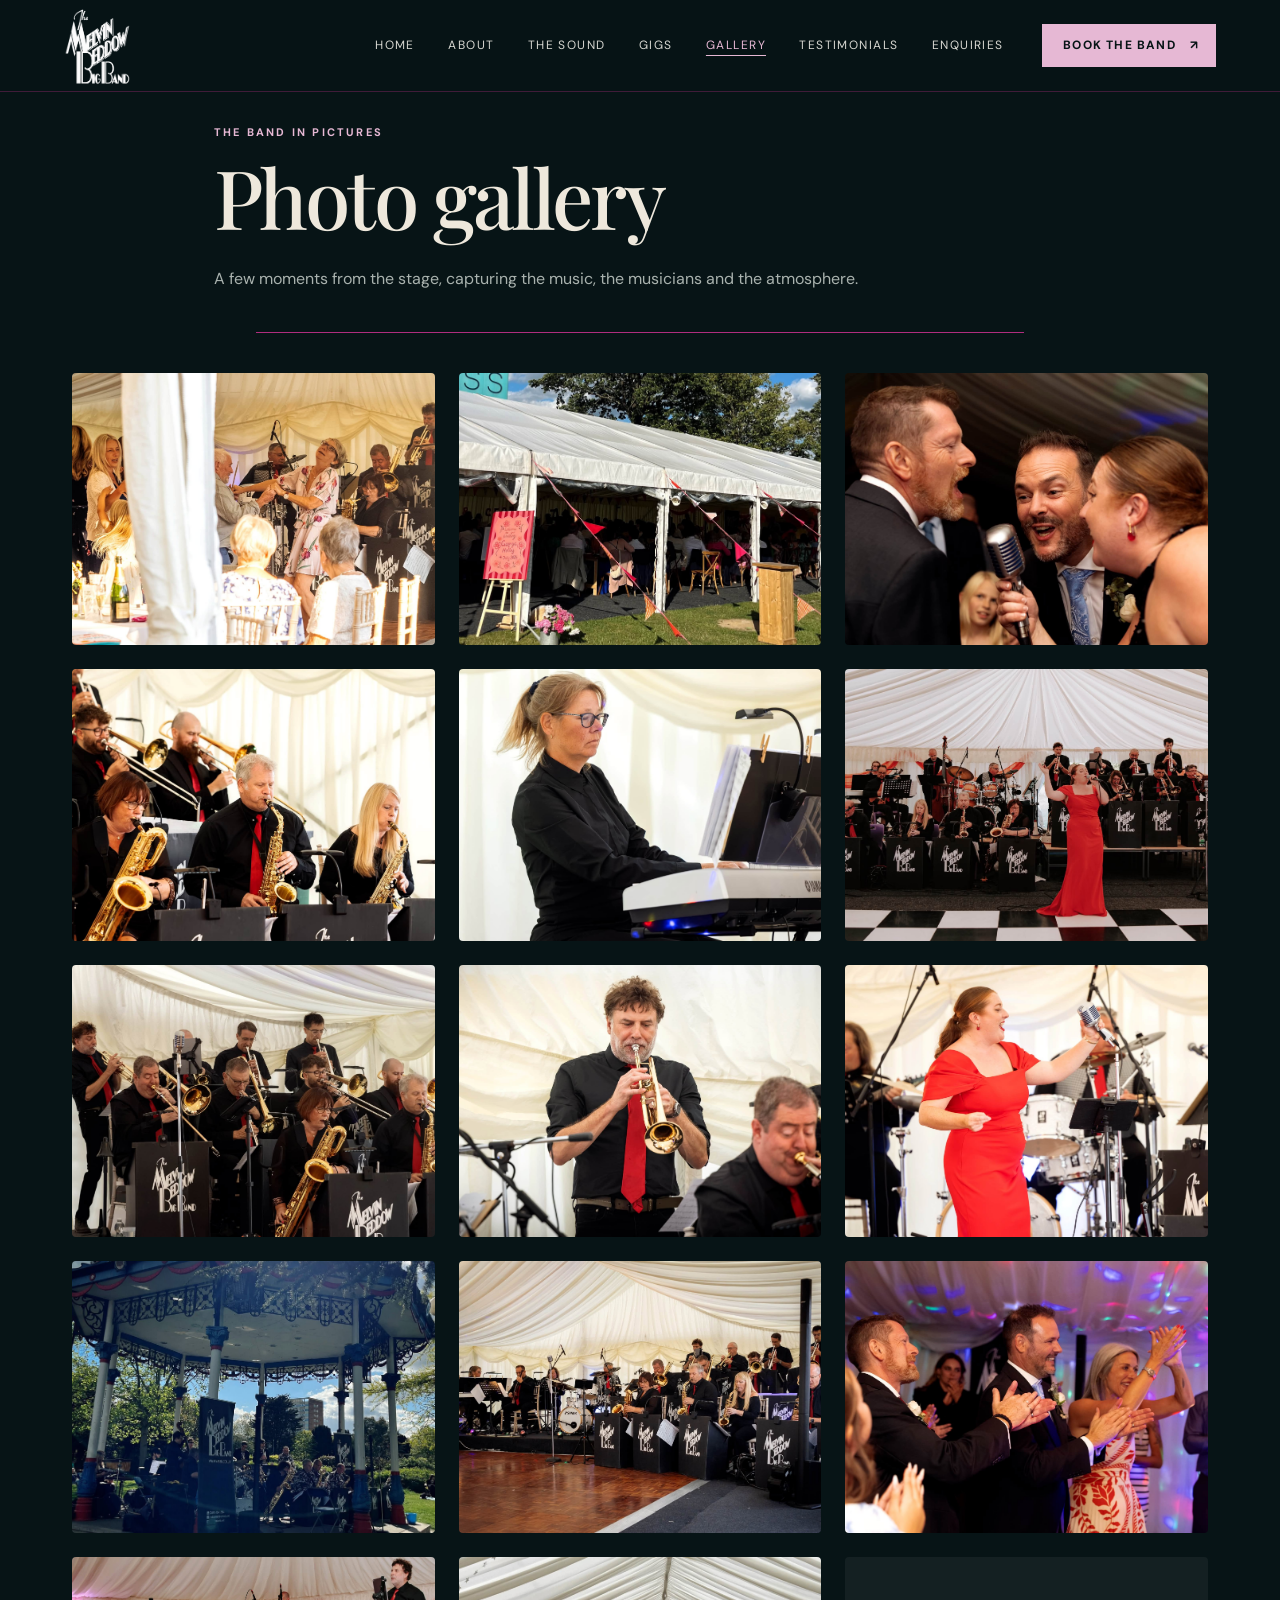
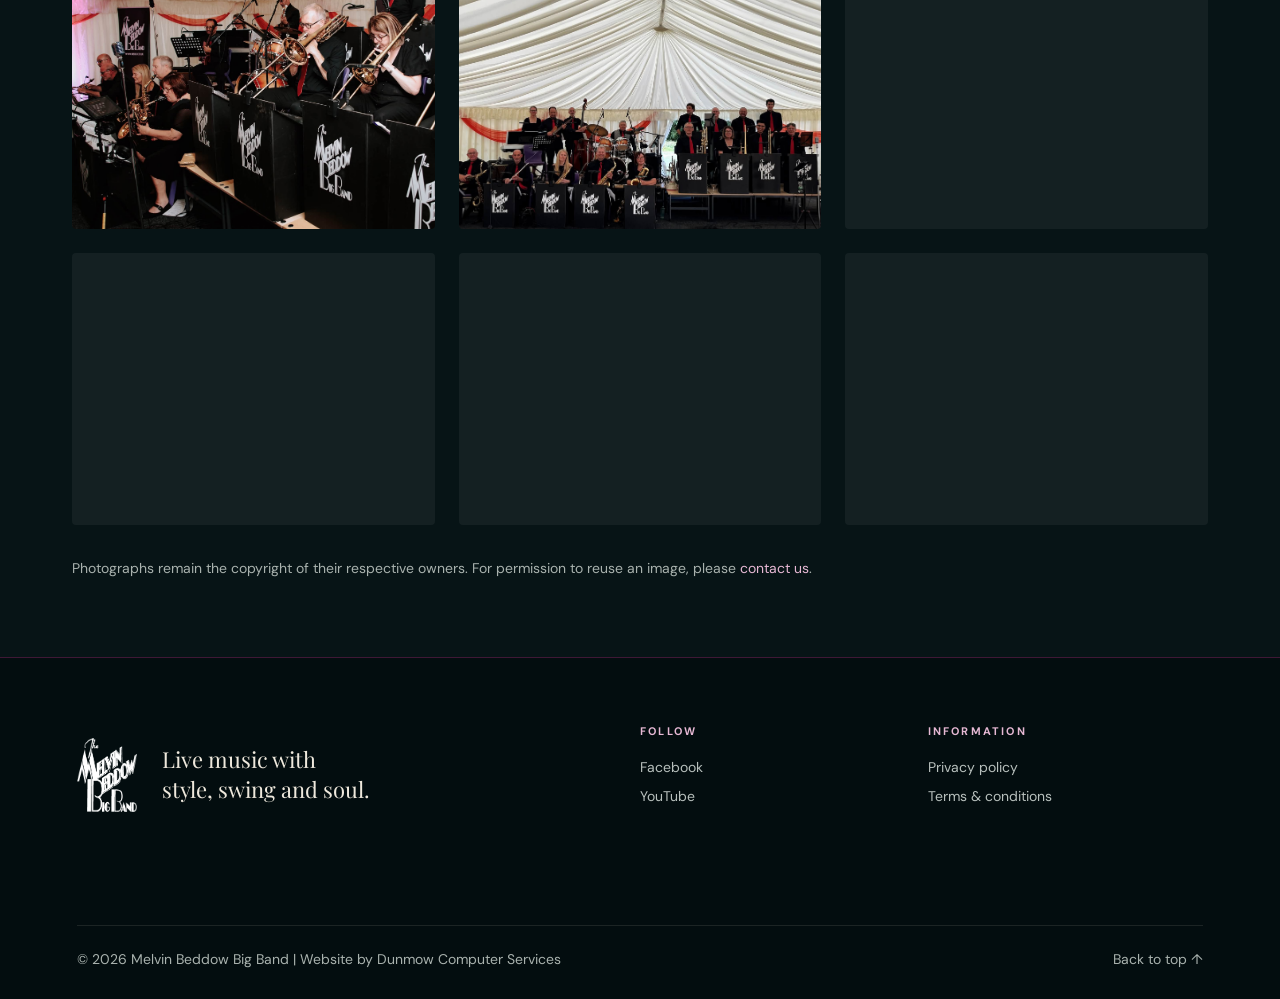
<file: gallery/index.html>
<!doctype html>
<html lang="en">
<head>
  <meta charset="utf-8">
  <meta name="viewport" content="width=device-width, initial-scale=1">
  <meta name="description" content="See the Melvin Beddow Big Band in action. Browse photographs of the band and its live performances.">
  
  <title>Photo gallery | Melvin Beddow Big Band</title>
  
  <link rel="preconnect" href="https://fonts.googleapis.com">
  <link rel="preconnect" href="https://fonts.gstatic.com" crossorigin>
  <link href="https://fonts.googleapis.com/css2?family=DM+Sans:wght@400;500;600;700&family=Playfair+Display:ital,wght@0,500;0,600;1,500&display=swap" rel="stylesheet">
 
  <link rel="icon" type="image/png" href="/assets/favicon/favicon-96x96.png" sizes="96x96" />
  <link rel="icon" type="image/svg+xml" href="/assets/favicon/favicon.svg" />
  <link rel="shortcut icon" href="/assets/favicon/favicon.ico" />
  <link rel="apple-touch-icon" sizes="180x180" href="/assets/favicon/apple-touch-icon.png" />
  <link rel="manifest" href="/assets/favicon/site.webmanifest" />
 
  <link rel="stylesheet" href="/css/styles.css">
  <link rel="stylesheet" href="/css/menu-styles.css">
  <link rel="stylesheet" href="/css/gallery.css">
  
  <script defer src="/js/gallery.js"></script>
</head>
<body id="top">
  <div id="site-header"></div>
  <main id="main-content">
    <section class="page-header" aria-labelledby="page-title">
      <p class="eyebrow">The band in pictures</p>
      <h1 id="page-title">Photo gallery</h1>
      <p class="page-intro">A few moments from the stage, capturing the music, the musicians and the atmosphere.</p>
    </section>
    <hr class="page-divider">
    <section class="photo-gallery" aria-label="Band photographs">
      <p id="gallery-status" role="status">Loading photographs…</p>
      <ul id="gallery-grid" class="gallery-grid"></ul>
      <noscript>Please enable JavaScript to view the photo gallery.</noscript>
      <p class="gallery-copyright">
        Photographs remain the copyright of their respective owners.
        For permission to reuse an image, please
        <a href="/#enquiries">contact us</a>.
      </p>
    </section>
  </main>
  <div id="site-footer"></div>
  <dialog id="gallery-lightbox" class="gallery-lightbox" aria-labelledby="gallery-dialog-title">
    <div class="gallery-viewer">
      <h2 id="gallery-dialog-title" class="gallery-sr-only">Photograph viewer</h2>
      <button type="button" class="gallery-close" aria-label="Close photograph viewer" autofocus>×</button>
      <figure class="gallery-full-photo">
        <img id="gallery-full-image" alt="">
        <figcaption id="gallery-caption"></figcaption>
      </figure>
      <div class="gallery-controls">
        <button type="button" id="gallery-previous" aria-label="Previous photograph">← Previous</button>
        <span id="gallery-counter" role="status" aria-live="polite"></span>
        <button type="button" id="gallery-next" aria-label="Next photograph">Next →</button>
      </div>
    </div>
  </dialog> 
  <script src="/js/includes.js"></script>
</body>
</html>
</file>
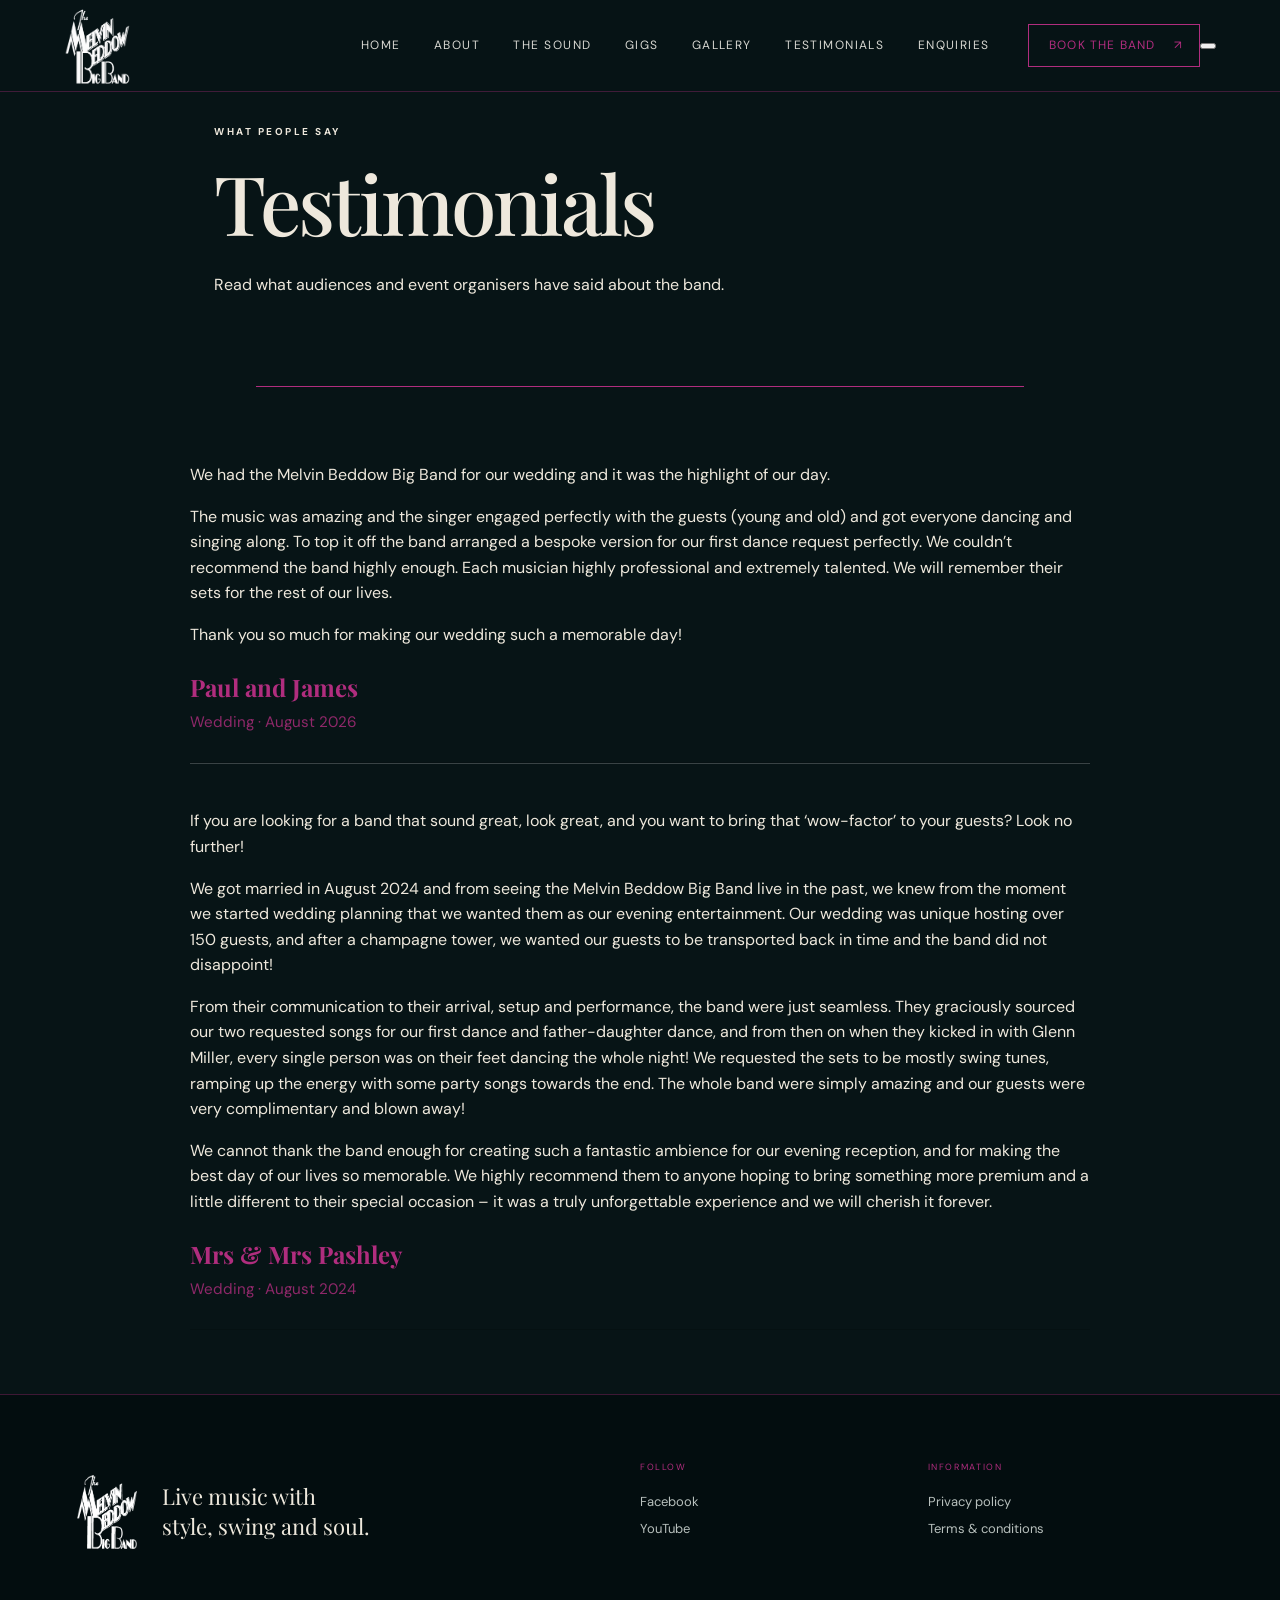
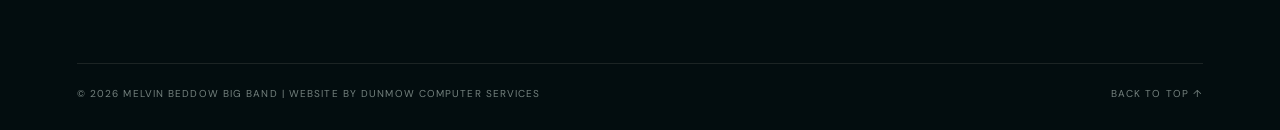
<file: testimonals/index.html>
<!doctype html>
<html lang="en">
<head>
  <meta charset="utf-8">
  <meta name="viewport" content="width=device-width, initial-scale=1">
  <meta name="description" content="Melvin Beddow Big Band">
  <title>Band Reviews | Melvin Beddow Big Band</title>

  <link rel="preconnect" href="https://fonts.googleapis.com">
  <link rel="preconnect" href="https://fonts.gstatic.com" crossorigin>
  <link href="https://fonts.googleapis.com/css2?family=DM+Sans:wght@400;500;600;700&family=Playfair+Display:ital,wght@0,500;0,600;1,500&display=swap" rel="stylesheet">
  <link rel="stylesheet" href="/styles-pink.css">
</head>
<body>
  <div id="site-header"></div>

  <main>
    <section class="testimonials-page">
      <p class="eyebrow">What people say</p>
      <h1>Testimonials</h1>
      <p class="testimonials-intro">
        Read what audiences and event organisers have said about the band.
      </p>
    </section>

    <section class="testimonials-section">
      <div class="testimonial-list">
        <!-- testimonial articles -->
    
        <article class="testimonial">
          <blockquote>
            <p>We had the Melvin Beddow Big Band for our wedding and it was the highlight of our day. </p>
            <p>The music was amazing and the singer engaged perfectly with the guests (young and old) and got 
              everyone dancing and singing along. To top it off the band arranged a bespoke version for our 
              first dance request perfectly. We couldn’t recommend the band highly enough. Each musician highly 
              professional and extremely talented. We will remember their sets for the rest of our lives.</p>
              <p>Thank you so much for making our wedding such a memorable day!</p>
          </blockquote>
          <p class="testimonial-attribution">Paul and James</p>
          <p class="testimonial-meta">Wedding · August 2026</p>
        </article>

        <article class="testimonial">
          <blockquote>
            <p>If you are looking for a band that sound great, look great, and you want to 
              bring that ‘wow-factor’ to your guests? Look no further!</p>
            <p>We got married in August 2024 and from seeing the Melvin Beddow Big Band 
              live in the past, we knew from the moment we started wedding planning that 
              we wanted them as our evening entertainment. Our wedding was unique hosting
              over 150 guests, and after a champagne tower, we wanted our guests to be 
              transported back in time and the band did not disappoint!</p>
            <p>From their communication to their arrival, setup and performance, the band were 
              just seamless. They graciously sourced our two requested songs for our first dance 
              and father-daughter dance, and from then on when they kicked in with Glenn Miller, 
              every single person was on their feet dancing the whole night! We requested the sets 
              to be mostly swing tunes, ramping up the energy with some party songs towards the end. 
              The whole band were simply amazing and our guests were very complimentary and blown away!</p>
              <p>We cannot thank the band enough for creating such a fantastic ambience for our 
                evening reception, and for making the best day of our lives so memorable. 
                We highly recommend them to anyone hoping to bring something more premium and a 
                little different to their special occasion – it was a truly unforgettable experience 
                and we will cherish it forever.</p>
          </blockquote>
          <p class="testimonial-attribution">Mrs & Mrs Pashley</p>
          <p class="testimonial-meta">Wedding · August 2024</p>
        </article>
        
      </div>
    </section>
  </main>

  <div id="site-footer"></div>

  <script src="/js/includes.js"></script>
</body>
</html>
</file>
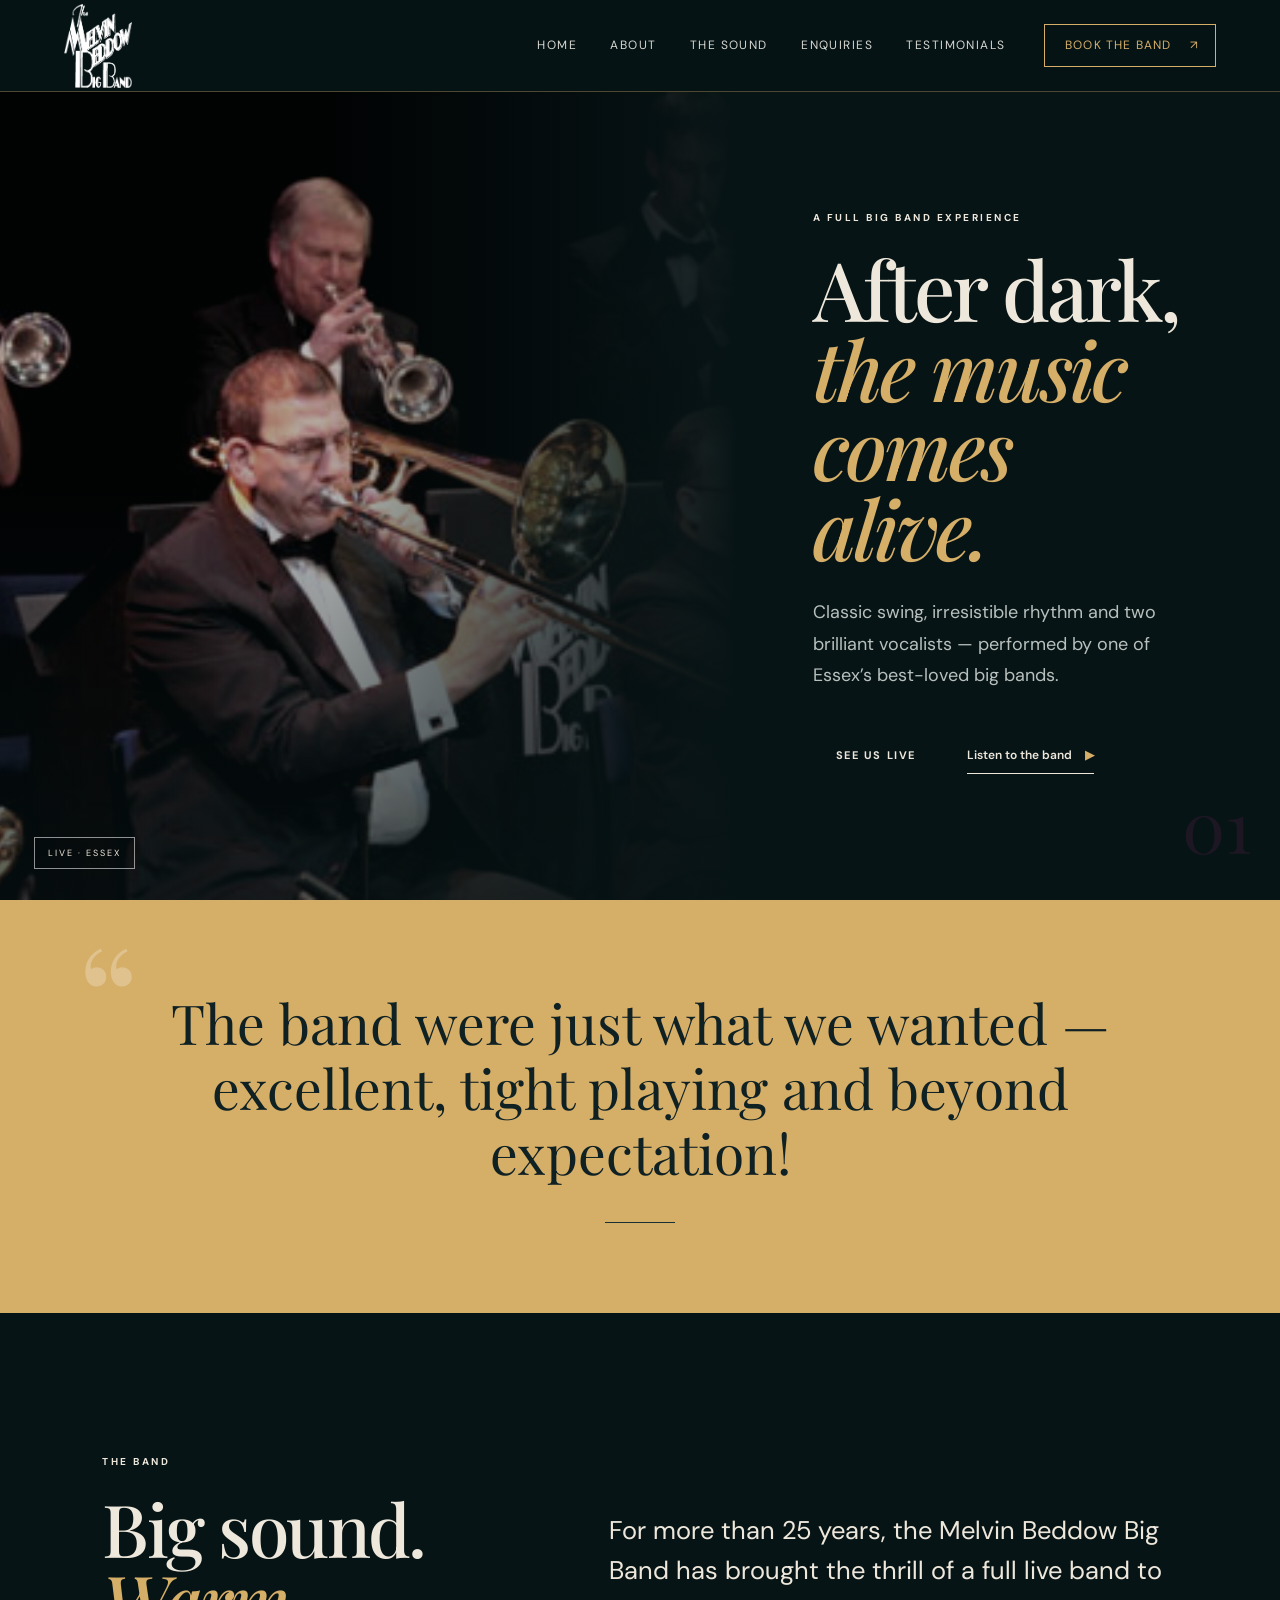
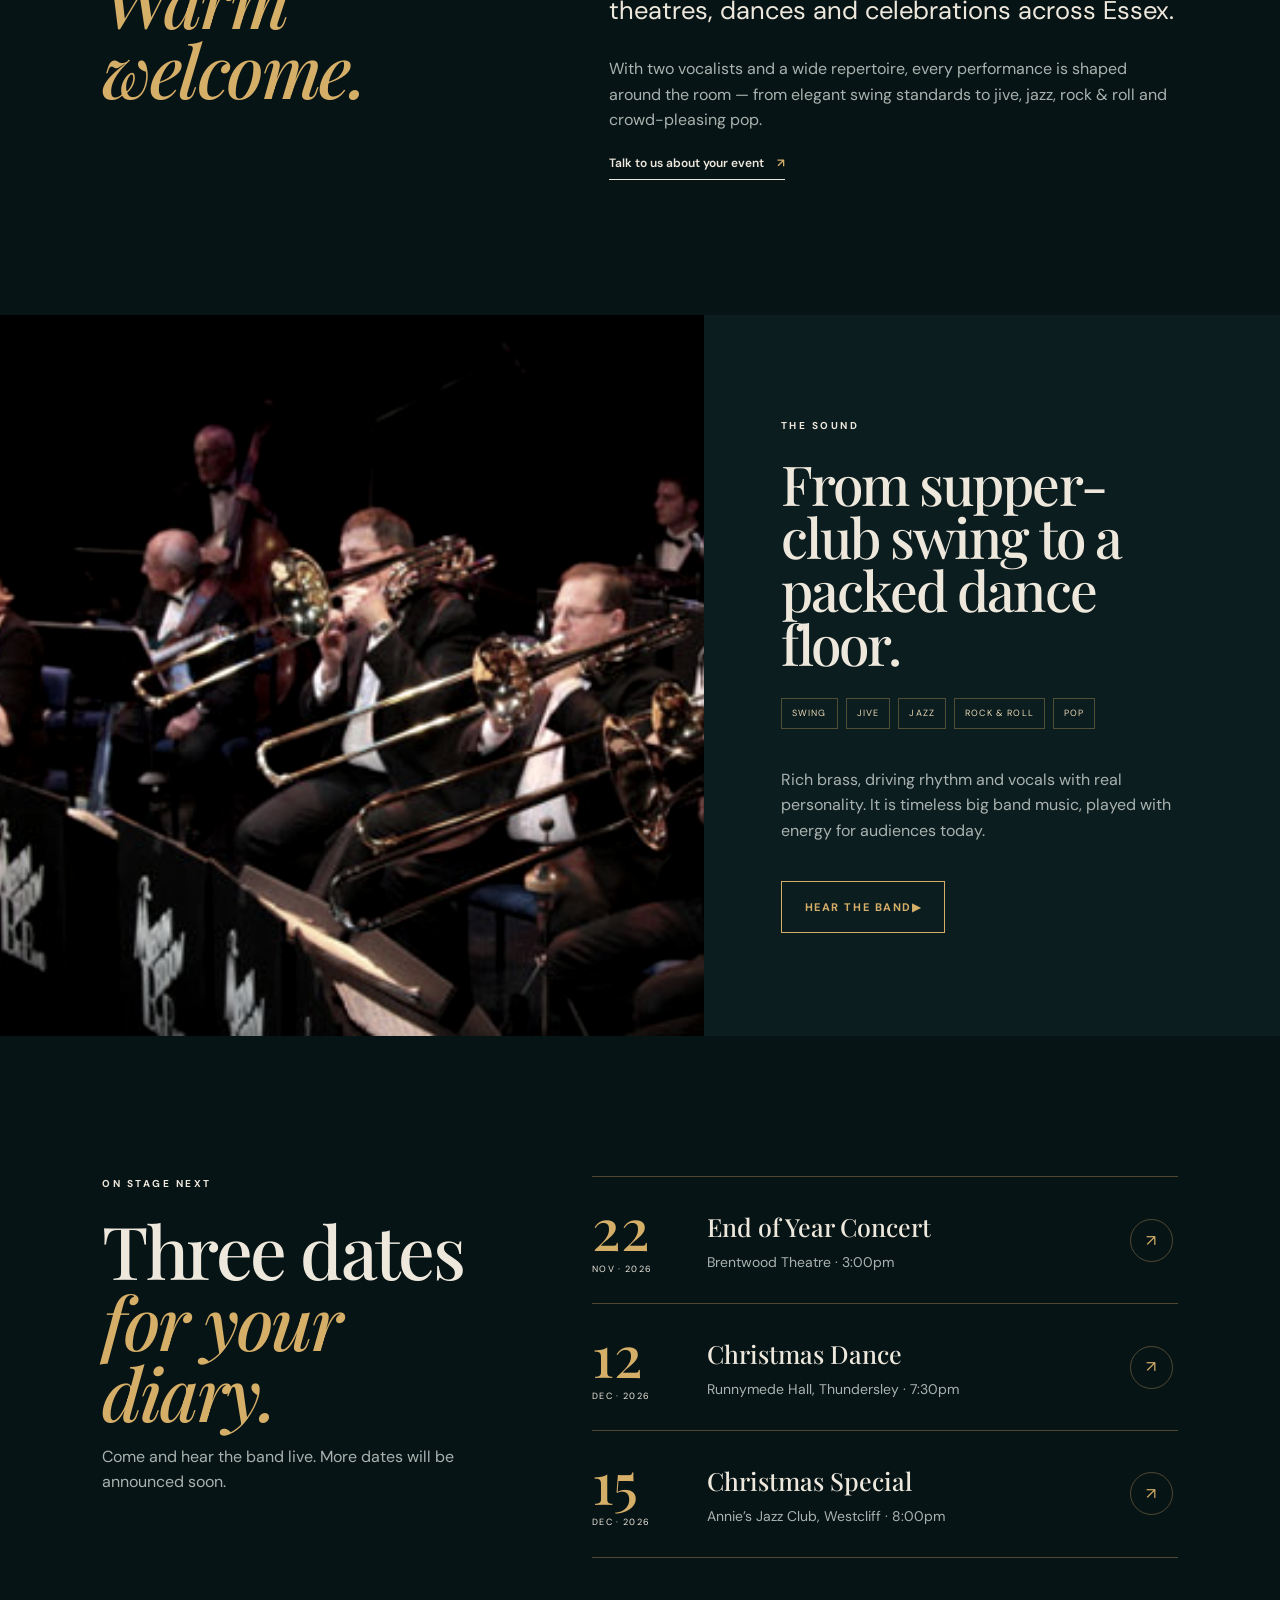
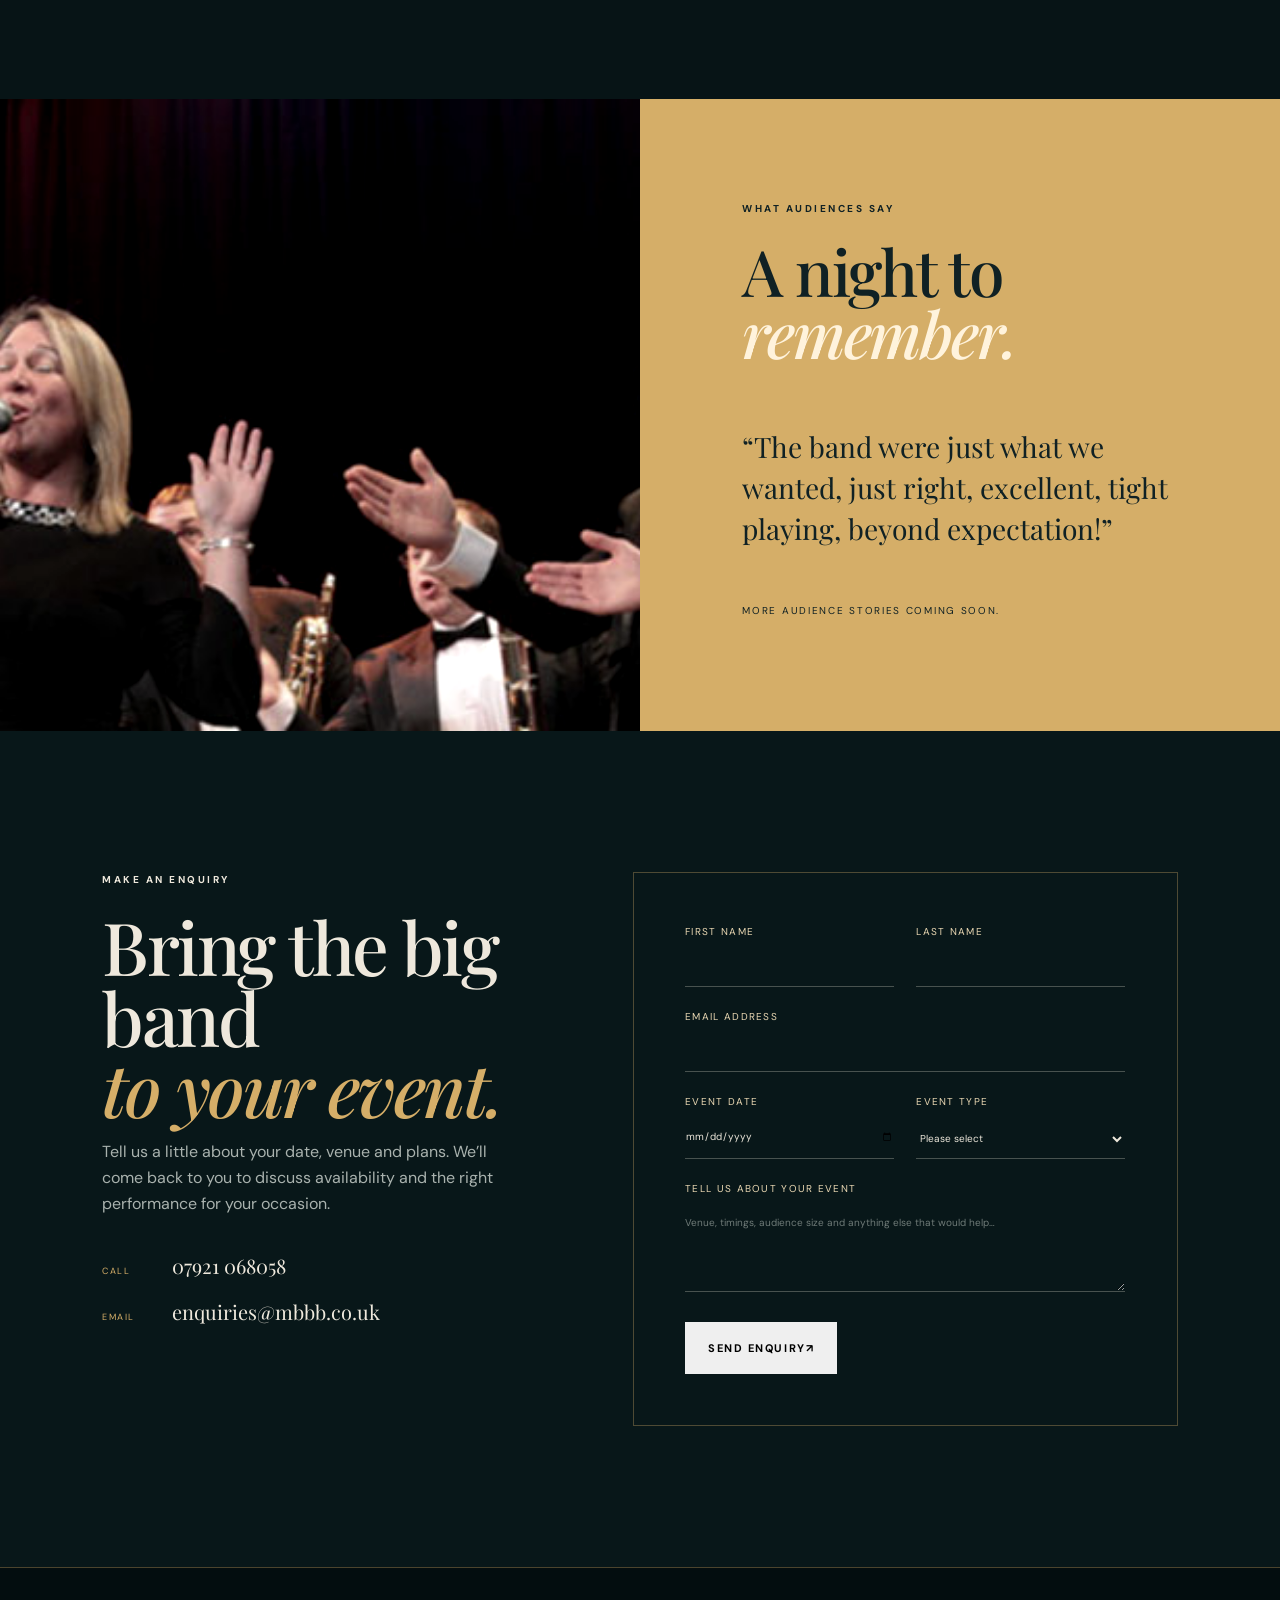
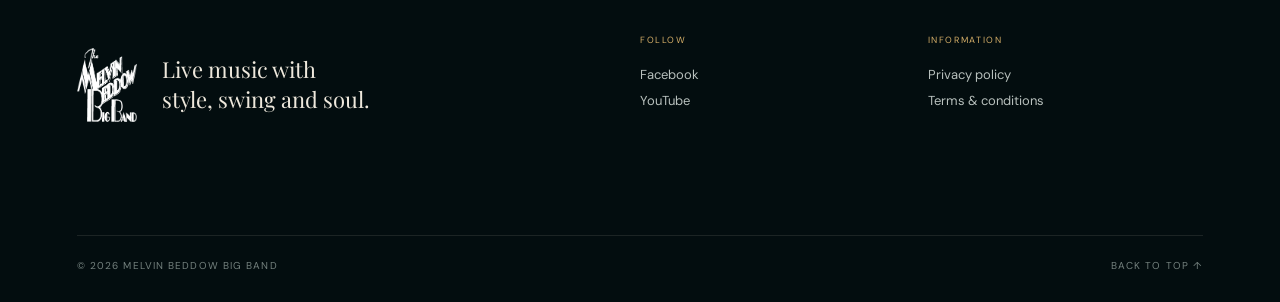
<file: gold.html>
<!doctype html>
<html lang="en">
<head>
  <meta charset="utf-8">
  <meta name="viewport" content="width=device-width, initial-scale=1">
  <meta name="description" content="The Melvin Beddow Big Band — live swing, jazz, jive and more across Essex. View upcoming performances and enquire about bookings.">
  <title>Melvin Beddow Big Band | Live Big Band Music</title>
  <link rel="preconnect" href="https://fonts.googleapis.com">
  <link rel="preconnect" href="https://fonts.gstatic.com" crossorigin>
  <link href="https://fonts.googleapis.com/css2?family=DM+Sans:wght@400;500;600;700&family=Playfair+Display:ital,wght@0,500;0,600;1,500&display=swap" rel="stylesheet">
  <link rel="stylesheet" href="styles-gold.css">
</head>
<body>
  <header class="site-header">
    <a class="brand" href="#home" aria-label="Melvin Beddow Big Band home">
      <img src="assets/logo.png" alt="Melvin Beddow Big Band logo" width="157" height="193">
    </a>
    <nav aria-label="Main navigation">
      <a href="#home">Home</a>
      <a href="#about">About</a>
      <a href="#sound">The sound</a>
      <a href="#enquiries">Enquiries</a>
      <a href="#testimonials">Testimonials</a>
    </nav>
    <a class="header-cta" href="#enquiries">Book the band <span aria-hidden="true">↗</span></a>
  </header>

  <main>
    <section class="hero" id="home" aria-labelledby="hero-title">
      <div class="hero-image">
        <img src="assets/hero.jpg" alt="The Melvin Beddow Big Band brass section performing live" width="980" height="304">
        <span class="image-label">Live · Essex</span>
      </div>
      <div class="hero-copy">
        <p class="eyebrow">A full big band experience</p>
        <h1 id="hero-title">After dark,<br><em>the music comes alive.</em></h1>
        <p class="intro">Classic swing, irresistible rhythm and two brilliant vocalists — performed by one of Essex’s best-loved big bands.</p>
        <div class="hero-actions">
          <a class="button button-gold" href="#gigs">See us live</a>
          <a class="text-link" href="https://www.youtube.com/watch?v=34i4DNU1kVw">Listen to the band <span aria-hidden="true">▶</span></a>
        </div>
      </div>
      <span class="hero-index" aria-hidden="true">01</span>
    </section>

    <section class="pull-quote" aria-label="Client testimonial">
      <span class="quote-mark" aria-hidden="true">“</span>
      <blockquote>
        <p>The band were just what we wanted — excellent, tight playing and beyond expectation!</p>
      </blockquote>
      <span class="quote-rule" aria-hidden="true"></span>
    </section>

    <section class="about section-grid" id="about" aria-labelledby="about-title">
      <div class="section-heading">
        <p class="eyebrow gold">The band</p>
        <h2 id="about-title">Big sound.<br><em>Warm welcome.</em></h2>
      </div>
      <div class="section-copy">
        <p class="lead">For more than 25 years, the Melvin Beddow Big Band has brought the thrill of a full live band to theatres, dances and celebrations across Essex.</p>
        <p>With two vocalists and a wide repertoire, every performance is shaped around the room — from elegant swing standards to jive, jazz, rock &amp; roll and crowd-pleasing pop.</p>
        <a class="text-link gold-link" href="#enquiries">Talk to us about your event <span aria-hidden="true">↗</span></a>
      </div>
    </section>

    <section class="sound" id="sound" aria-labelledby="sound-title">
      <div class="sound-photo">
        <img src="assets/band.jpg" alt="The full Melvin Beddow Big Band on stage" width="980" height="304">
      </div>
      <div class="sound-copy">
        <p class="eyebrow gold">The sound</p>
        <h2 id="sound-title">From supper-club swing to a packed dance floor.</h2>
        <div class="genres" aria-label="Musical styles">
          <span>Swing</span><span>Jive</span><span>Jazz</span><span>Rock &amp; roll</span><span>Pop</span>
        </div>
        <p>Rich brass, driving rhythm and vocals with real personality. It is timeless big band music, played with energy for audiences today.</p>
        <a class="button button-outline" href="https://www.youtube.com/watch?v=34i4DNU1kVw">Hear the band <span aria-hidden="true">▶</span></a>
      </div>
    </section>

    <section class="gigs" id="gigs" aria-labelledby="gigs-title">
      <div class="gigs-intro">
        <p class="eyebrow gold">On stage next</p>
        <h2 id="gigs-title">Three dates<br><em>for your diary.</em></h2>
        <p>Come and hear the band live. More dates will be announced soon.</p>
      </div>
      <div class="gig-list">
        <article class="gig-card">
          <time datetime="2026-11-22"><strong>22</strong><span>Nov · 2026</span></time>
          <div><h3>End of Year Concert</h3><p>Brentwood Theatre · 3:00pm</p></div>
          <span class="circle-arrow" aria-hidden="true">↗</span>
        </article>
        <article class="gig-card">
          <time datetime="2026-12-12T19:30"><strong>12</strong><span>Dec · 2026</span></time>
          <div><h3>Christmas Dance</h3><p>Runnymede Hall, Thundersley · 7:30pm</p></div>
          <span class="circle-arrow" aria-hidden="true">↗</span>
        </article>
        <article class="gig-card">
          <time datetime="2026-12-15T20:00"><strong>15</strong><span>Dec · 2026</span></time>
          <div><h3>Christmas Special</h3><p>Annie’s Jazz Club, Westcliff · 8:00pm</p></div>
          <a class="circle-arrow" href="https://www.anniesjazz.co.uk/events/melvin-beddow-big-band-christmas-special" aria-label="View tickets for the Christmas Special">↗</a>
        </article>
      </div>
    </section>

    <section class="testimonials" id="testimonials" aria-labelledby="testimonials-title">
      <div class="testimonial-image">
        <img src="assets/vocalists.jpg" alt="The Melvin Beddow Big Band vocalists performing" width="980" height="304">
      </div>
      <div class="testimonial-copy">
        <p class="eyebrow">What audiences say</p>
        <h2 id="testimonials-title">A night to<br><em>remember.</em></h2>
        <blockquote>
          <p>“The band were just what we wanted, just right, excellent, tight playing, beyond expectation!”</p>
        </blockquote>
        <p class="testimonial-note">More audience stories coming soon.</p>
      </div>
    </section>

    <section class="enquiries" id="enquiries" aria-labelledby="enquiries-title">
      <div class="enquiry-intro">
        <p class="eyebrow gold">Make an enquiry</p>
        <h2 id="enquiries-title">Bring the big band<br><em>to your event.</em></h2>
        <p>Tell us a little about your date, venue and plans. We’ll come back to you to discuss availability and the right performance for your occasion.</p>
        <div class="contact-details">
          <a href="tel:+447921068058"><span>Call</span>07921 068058</a>
          <a href="mailto:enquiries@mbbb.co.uk"><span>Email</span>enquiries@mbbb.co.uk</a>
        </div>
      </div>
      <form class="enquiry-form" action="mailto:enquiries@mbbb.co.uk" method="post" enctype="text/plain">
        <div class="field-row">
          <label>First name<input type="text" name="first-name" autocomplete="given-name" required></label>
          <label>Last name<input type="text" name="last-name" autocomplete="family-name" required></label>
        </div>
        <label>Email address<input type="email" name="email" autocomplete="email" required></label>
        <div class="field-row">
          <label>Event date<input type="date" name="event-date"></label>
          <label>Event type<select name="event-type"><option value="">Please select</option><option>Wedding</option><option>Dance</option><option>Theatre</option><option>Private celebration</option><option>Corporate event</option><option>Other</option></select></label>
        </div>
        <label>Tell us about your event<textarea name="message" rows="4" placeholder="Venue, timings, audience size and anything else that would help…" required></textarea></label>
        <button class="button button-gold" type="submit">Send enquiry <span aria-hidden="true">↗</span></button>
      </form>
    </section>
  </main>

  <footer>
    <div class="footer-brand">
      <img src="assets/logo.png" alt="" width="157" height="193">
      <p>Live music with<br>style, swing and soul.</p>
    </div>
    <div class="footer-column">
        <p>Follow</p>
            <a href="https://www.facebook.com/melvinbeddowbigband">Facebook</a>
            <a href="https://www.youtube.com/@melvinbeddowbigband4302">YouTube</a></div>
    <div class="footer-column">
        <p>Information</p><a href="privacy.html">Privacy policy</a>
        <a href="terms.html">Terms &amp; conditions</a>
    </div>
    <div class="footer-bottom">
        <span>© 2026 Melvin Beddow Big Band</span>
        <a href="#home">Back to top ↑</a>
    </div>
  </footer>
  
</body>
</html>
</file>
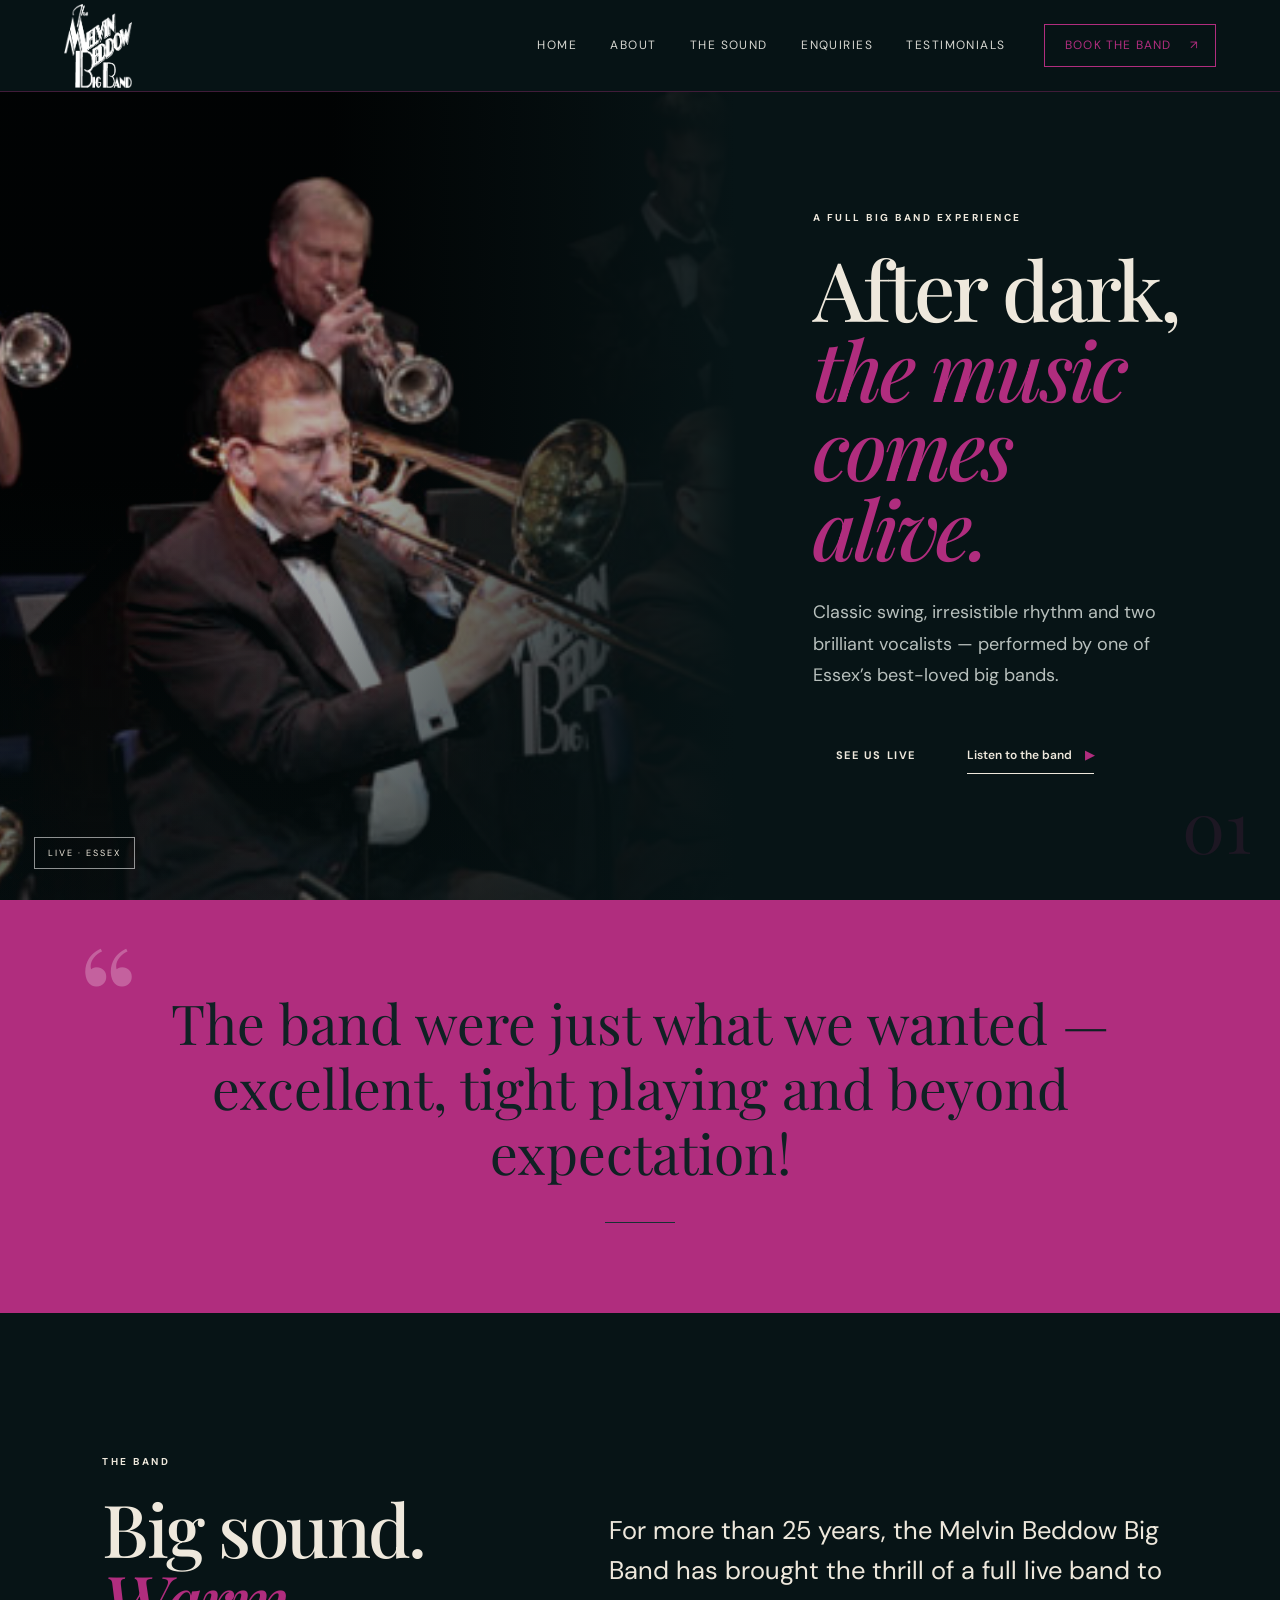
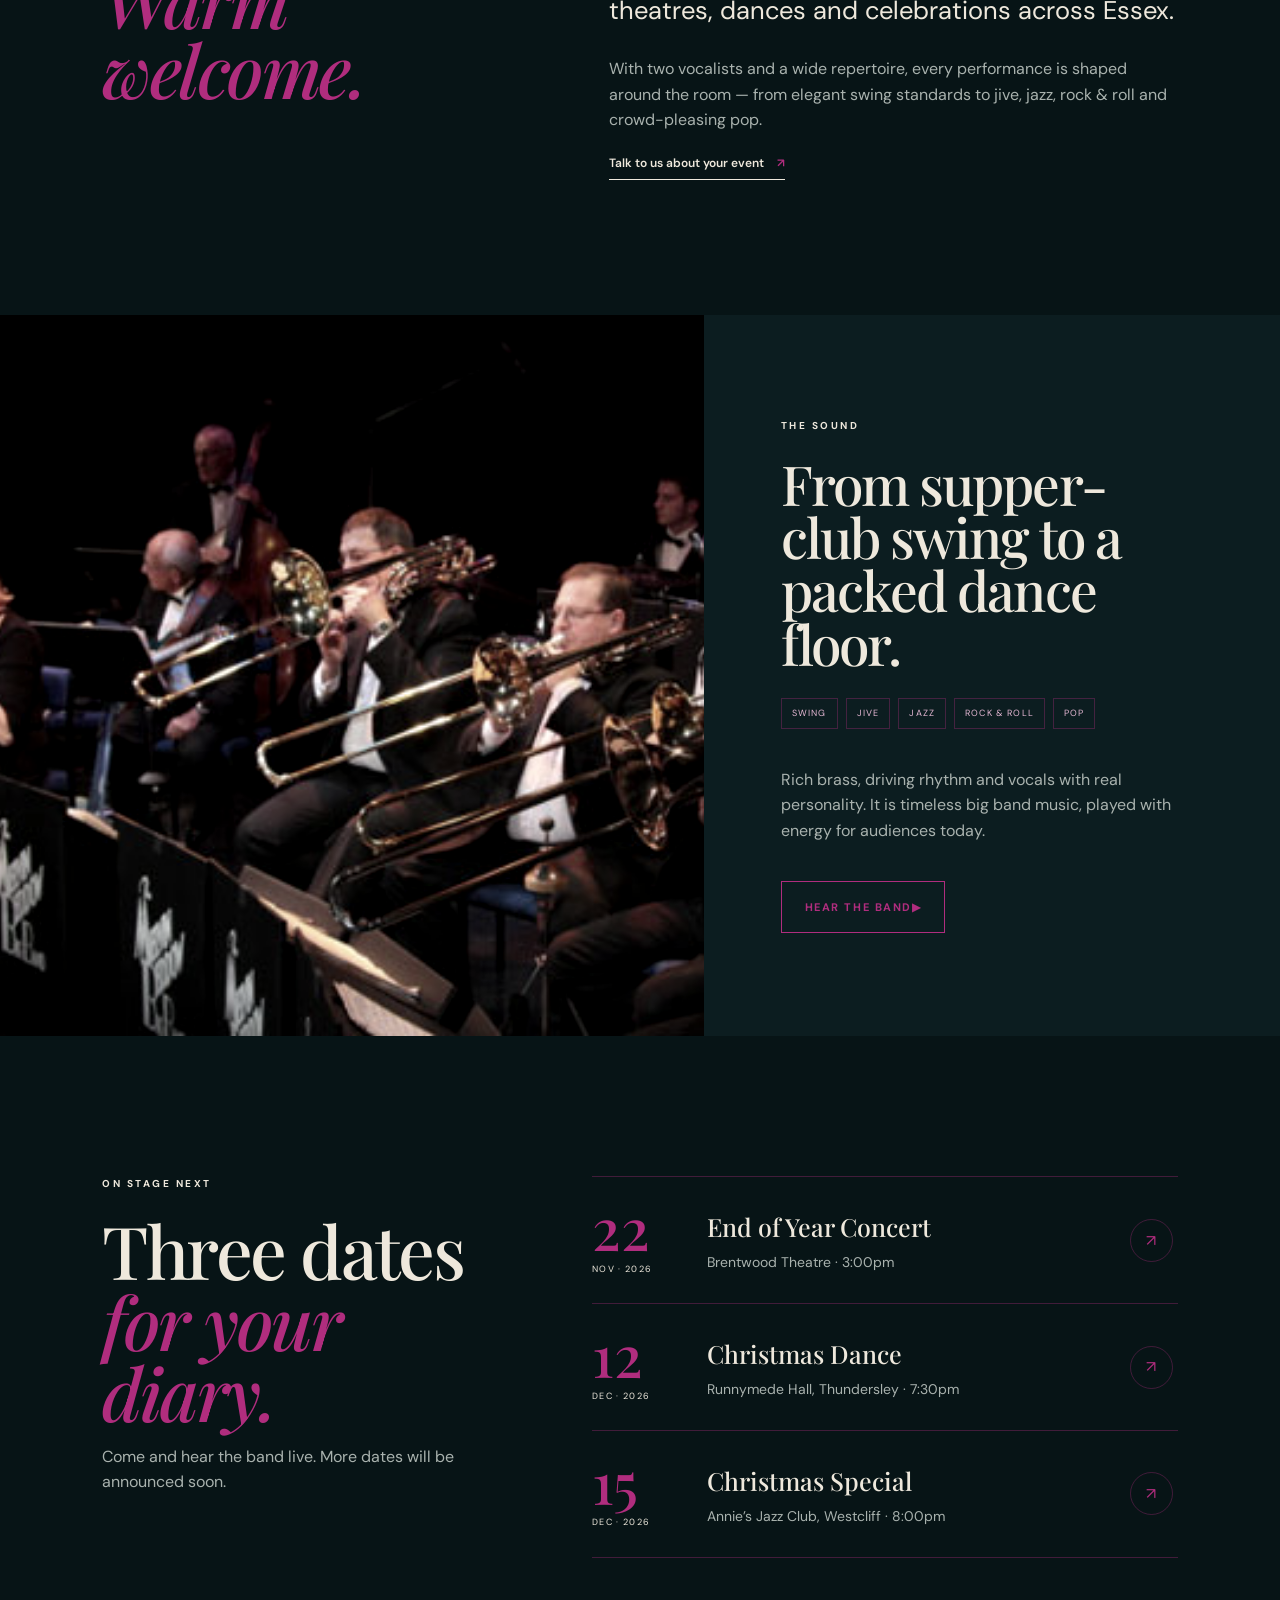
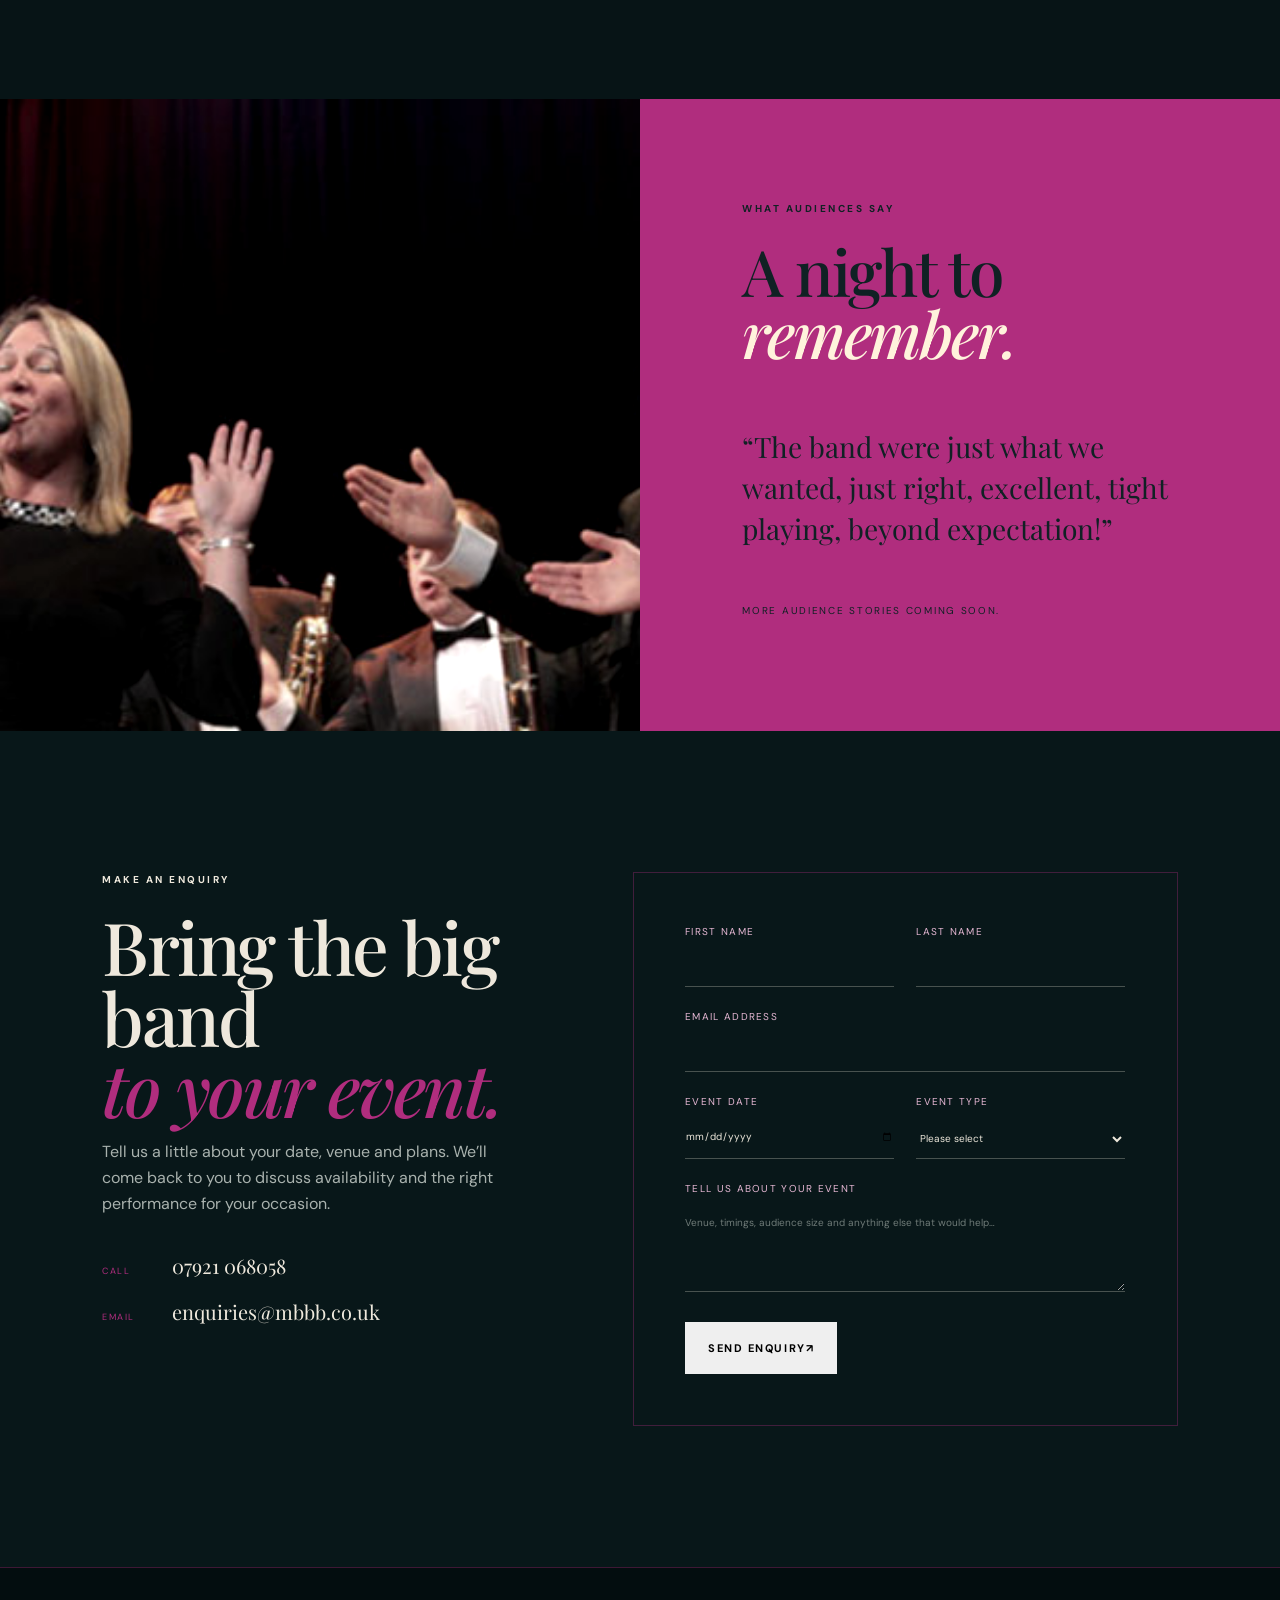
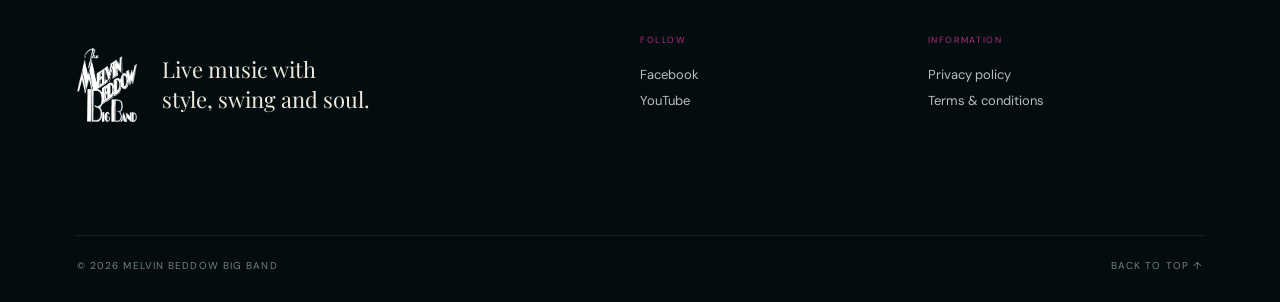
<file: index-pink.html>
<!doctype html>
<html lang="en">
<head>
  <meta charset="utf-8">
  <meta name="viewport" content="width=device-width, initial-scale=1">
  <meta name="description" content="The Melvin Beddow Big Band — live swing, jazz, jive and more across Essex. View upcoming performances and enquire about bookings.">
  <title>Melvin Beddow Big Band | Live Big Band Music</title>
  <link rel="preconnect" href="https://fonts.googleapis.com">
  <link rel="preconnect" href="https://fonts.gstatic.com" crossorigin>
  <link href="https://fonts.googleapis.com/css2?family=DM+Sans:wght@400;500;600;700&family=Playfair+Display:ital,wght@0,500;0,600;1,500&display=swap" rel="stylesheet">
  <link rel="stylesheet" href="styles-pink.css">
</head>
<body>
  <header class="site-header">
    <a class="brand" href="#home" aria-label="Melvin Beddow Big Band home">
      <img src="assets/logo.png" alt="Melvin Beddow Big Band logo" width="157" height="193">
    </a>
    <nav aria-label="Main navigation">
      <a href="#home">Home</a>
      <a href="#about">About</a>
      <a href="#sound">The sound</a>
      <a href="#enquiries">Enquiries</a>
      <a href="#testimonials">Testimonials</a>
    </nav>
    <a class="header-cta" href="#enquiries">Book the band <span aria-hidden="true">↗</span></a>
  </header>

  <main>
    <section class="hero" id="home" aria-labelledby="hero-title">
      <div class="hero-image">
        <img src="assets/hero.jpg" alt="The Melvin Beddow Big Band brass section performing live" width="980" height="304">
        <span class="image-label">Live · Essex</span>
      </div>
      <div class="hero-copy">
        <p class="eyebrow">A full big band experience</p>
        <h1 id="hero-title">After dark,<br><em>the music comes alive.</em></h1>
        <p class="intro">Classic swing, irresistible rhythm and two brilliant vocalists — performed by one of Essex’s best-loved big bands.</p>
        <div class="hero-actions">
          <a class="button button-gold" href="#gigs">See us live</a>
          <a class="text-link" href="https://www.youtube.com/watch?v=34i4DNU1kVw">Listen to the band <span aria-hidden="true">▶</span></a>
        </div>
      </div>
      <span class="hero-index" aria-hidden="true">01</span>
    </section>

    <section class="pull-quote" aria-label="Client testimonial">
      <span class="quote-mark" aria-hidden="true">“</span>
      <blockquote>
        <p>The band were just what we wanted — excellent, tight playing and beyond expectation!</p>
      </blockquote>
      <span class="quote-rule" aria-hidden="true"></span>
    </section>

    <section class="about section-grid" id="about" aria-labelledby="about-title">
      <div class="section-heading">
        <p class="eyebrow gold">The band</p>
        <h2 id="about-title">Big sound.<br><em>Warm welcome.</em></h2>
      </div>
      <div class="section-copy">
        <p class="lead">For more than 25 years, the Melvin Beddow Big Band has brought the thrill of a full live band to theatres, dances and celebrations across Essex.</p>
        <p>With two vocalists and a wide repertoire, every performance is shaped around the room — from elegant swing standards to jive, jazz, rock &amp; roll and crowd-pleasing pop.</p>
        <a class="text-link gold-link" href="#enquiries">Talk to us about your event <span aria-hidden="true">↗</span></a>
      </div>
    </section>

    <section class="sound" id="sound" aria-labelledby="sound-title">
      <div class="sound-photo">
        <img src="assets/band.jpg" alt="The full Melvin Beddow Big Band on stage" width="980" height="304">
      </div>
      <div class="sound-copy">
        <p class="eyebrow gold">The sound</p>
        <h2 id="sound-title">From supper-club swing to a packed dance floor.</h2>
        <div class="genres" aria-label="Musical styles">
          <span>Swing</span><span>Jive</span><span>Jazz</span><span>Rock &amp; roll</span><span>Pop</span>
        </div>
        <p>Rich brass, driving rhythm and vocals with real personality. It is timeless big band music, played with energy for audiences today.</p>
        <a class="button button-outline" href="https://www.youtube.com/watch?v=34i4DNU1kVw">Hear the band <span aria-hidden="true">▶</span></a>
      </div>
    </section>

    <section class="gigs" id="gigs" aria-labelledby="gigs-title">
      <div class="gigs-intro">
        <p class="eyebrow gold">On stage next</p>
        <h2 id="gigs-title">Three dates<br><em>for your diary.</em></h2>
        <p>Come and hear the band live. More dates will be announced soon.</p>
      </div>
      <div class="gig-list">
        <article class="gig-card">
          <time datetime="2026-11-22"><strong>22</strong><span>Nov · 2026</span></time>
          <div><h3>End of Year Concert</h3><p>Brentwood Theatre · 3:00pm</p></div>
          <span class="circle-arrow" aria-hidden="true">↗</span>
        </article>
        <article class="gig-card">
          <time datetime="2026-12-12T19:30"><strong>12</strong><span>Dec · 2026</span></time>
          <div><h3>Christmas Dance</h3><p>Runnymede Hall, Thundersley · 7:30pm</p></div>
          <span class="circle-arrow" aria-hidden="true">↗</span>
        </article>
        <article class="gig-card">
          <time datetime="2026-12-15T20:00"><strong>15</strong><span>Dec · 2026</span></time>
          <div><h3>Christmas Special</h3><p>Annie’s Jazz Club, Westcliff · 8:00pm</p></div>
          <a class="circle-arrow" href="https://www.anniesjazz.co.uk/events/melvin-beddow-big-band-christmas-special" aria-label="View tickets for the Christmas Special">↗</a>
        </article>
      </div>
    </section>

    <section class="testimonials" id="testimonials" aria-labelledby="testimonials-title">
      <div class="testimonial-image">
        <img src="assets/vocalists.jpg" alt="The Melvin Beddow Big Band vocalists performing" width="980" height="304">
      </div>
      <div class="testimonial-copy">
        <p class="eyebrow">What audiences say</p>
        <h2 id="testimonials-title">A night to<br><em>remember.</em></h2>
        <blockquote>
          <p>“The band were just what we wanted, just right, excellent, tight playing, beyond expectation!”</p>
        </blockquote>
        <p class="testimonial-note">More audience stories coming soon.</p>
      </div>
    </section>

    <section class="enquiries" id="enquiries" aria-labelledby="enquiries-title">
      <div class="enquiry-intro">
        <p class="eyebrow gold">Make an enquiry</p>
        <h2 id="enquiries-title">Bring the big band<br><em>to your event.</em></h2>
        <p>Tell us a little about your date, venue and plans. We’ll come back to you to discuss availability and the right performance for your occasion.</p>
        <div class="contact-details">
          <a href="tel:+447921068058"><span>Call</span>07921 068058</a>
          <a href="mailto:enquiries@mbbb.co.uk"><span>Email</span>enquiries@mbbb.co.uk</a>
        </div>
      </div>
      <form class="enquiry-form" action="mailto:enquiries@mbbb.co.uk" method="post" enctype="text/plain">
        <div class="field-row">
          <label>First name<input type="text" name="first-name" autocomplete="given-name" required></label>
          <label>Last name<input type="text" name="last-name" autocomplete="family-name" required></label>
        </div>
        <label>Email address<input type="email" name="email" autocomplete="email" required></label>
        <div class="field-row">
          <label>Event date<input type="date" name="event-date"></label>
          <label>Event type<select name="event-type"><option value="">Please select</option><option>Wedding</option><option>Dance</option><option>Theatre</option><option>Private celebration</option><option>Corporate event</option><option>Other</option></select></label>
        </div>
        <label>Tell us about your event<textarea name="message" rows="4" placeholder="Venue, timings, audience size and anything else that would help…" required></textarea></label>
        <button class="button button-gold" type="submit">Send enquiry <span aria-hidden="true">↗</span></button>
      </form>
    </section>
  </main>

  <footer>
    <div class="footer-brand">
      <img src="assets/logo.png" alt="" width="157" height="193">
      <p>Live music with<br>style, swing and soul.</p>
    </div>
    <div class="footer-column">
        <p>Follow</p>
            <a href="https://www.facebook.com/melvinbeddowbigband">Facebook</a>
            <a href="https://www.youtube.com/@melvinbeddowbigband4302">YouTube</a></div>
    <div class="footer-column">
        <p>Information</p><a href="privacy.html">Privacy policy</a>
        <a href="terms.html">Terms &amp; conditions</a>
    </div>
    <div class="footer-bottom">
        <span>© 2026 Melvin Beddow Big Band</span>
        <a href="#home">Back to top ↑</a>
    </div>
  </footer>
  
</body>
</html>
</file>
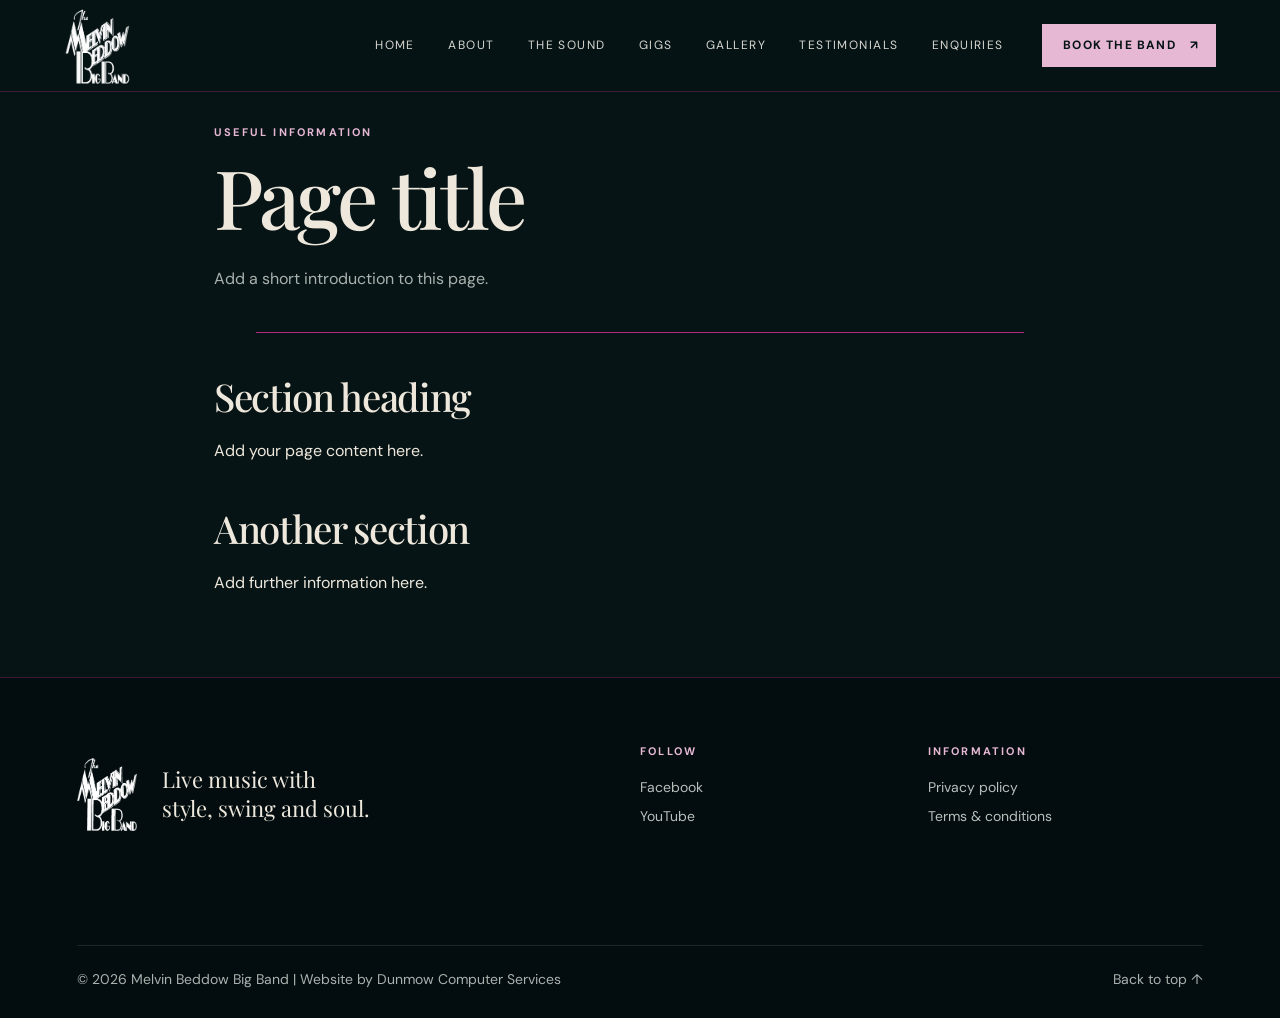
<file: page-template.html>
<!doctype html>
<html lang="en">
<head>
  <meta charset="utf-8">
  <meta name="viewport" content="width=device-width, initial-scale=1">

  <!-- Update for each page -->
  <title>Page title | Melvin Beddow Big Band</title>
  <meta name="description" content="Add a short description of this page.">

  <link rel="preconnect" href="https://fonts.googleapis.com">
  <link rel="preconnect" href="https://fonts.gstatic.com" crossorigin>
  <link href="https://fonts.googleapis.com/css2?family=DM+Sans:wght@400;500;600;700&family=Playfair+Display:ital,wght@0,500;0,600;1,500&display=swap" rel="stylesheet">
  
  <link rel="icon" type="image/png" href="/assets/favicon/favicon-96x96.png" sizes="96x96" />
  <link rel="icon" type="image/svg+xml" href="/assets/favicon/favicon.svg" />
  <link rel="shortcut icon" href="/assets/favicon/favicon.ico" />
  <link rel="apple-touch-icon" sizes="180x180" href="/assets/favicon/apple-touch-icon.png" />
  <link rel="manifest" href="/assets/favicon/site.webmanifest" />

  <link rel="stylesheet" href="/css/styles.css">
  <link rel="stylesheet" href="/css/menu-styles.css">

  <script defer src="/js/includes.js"></script>
</head>

<body id="top">
  <div id="site-header"></div>

  <main>
    <section class="page-header" aria-labelledby="page-title">
      <p class="eyebrow">Useful information</p>
      <h1 id="page-title">Page title</h1>
      <p class="page-intro">
        Add a short introduction to this page.
      </p>
    </section>

    <hr class="page-divider">

    <div class="page-content">
      <h2>Section heading</h2>
      <p>
        Add your page content here.
      </p>

      <h2>Another section</h2>
      <p>
        Add further information here.
      </p>
    </div>
  </main>

  <div id="site-footer"></div>
</body>
</html>
</file>
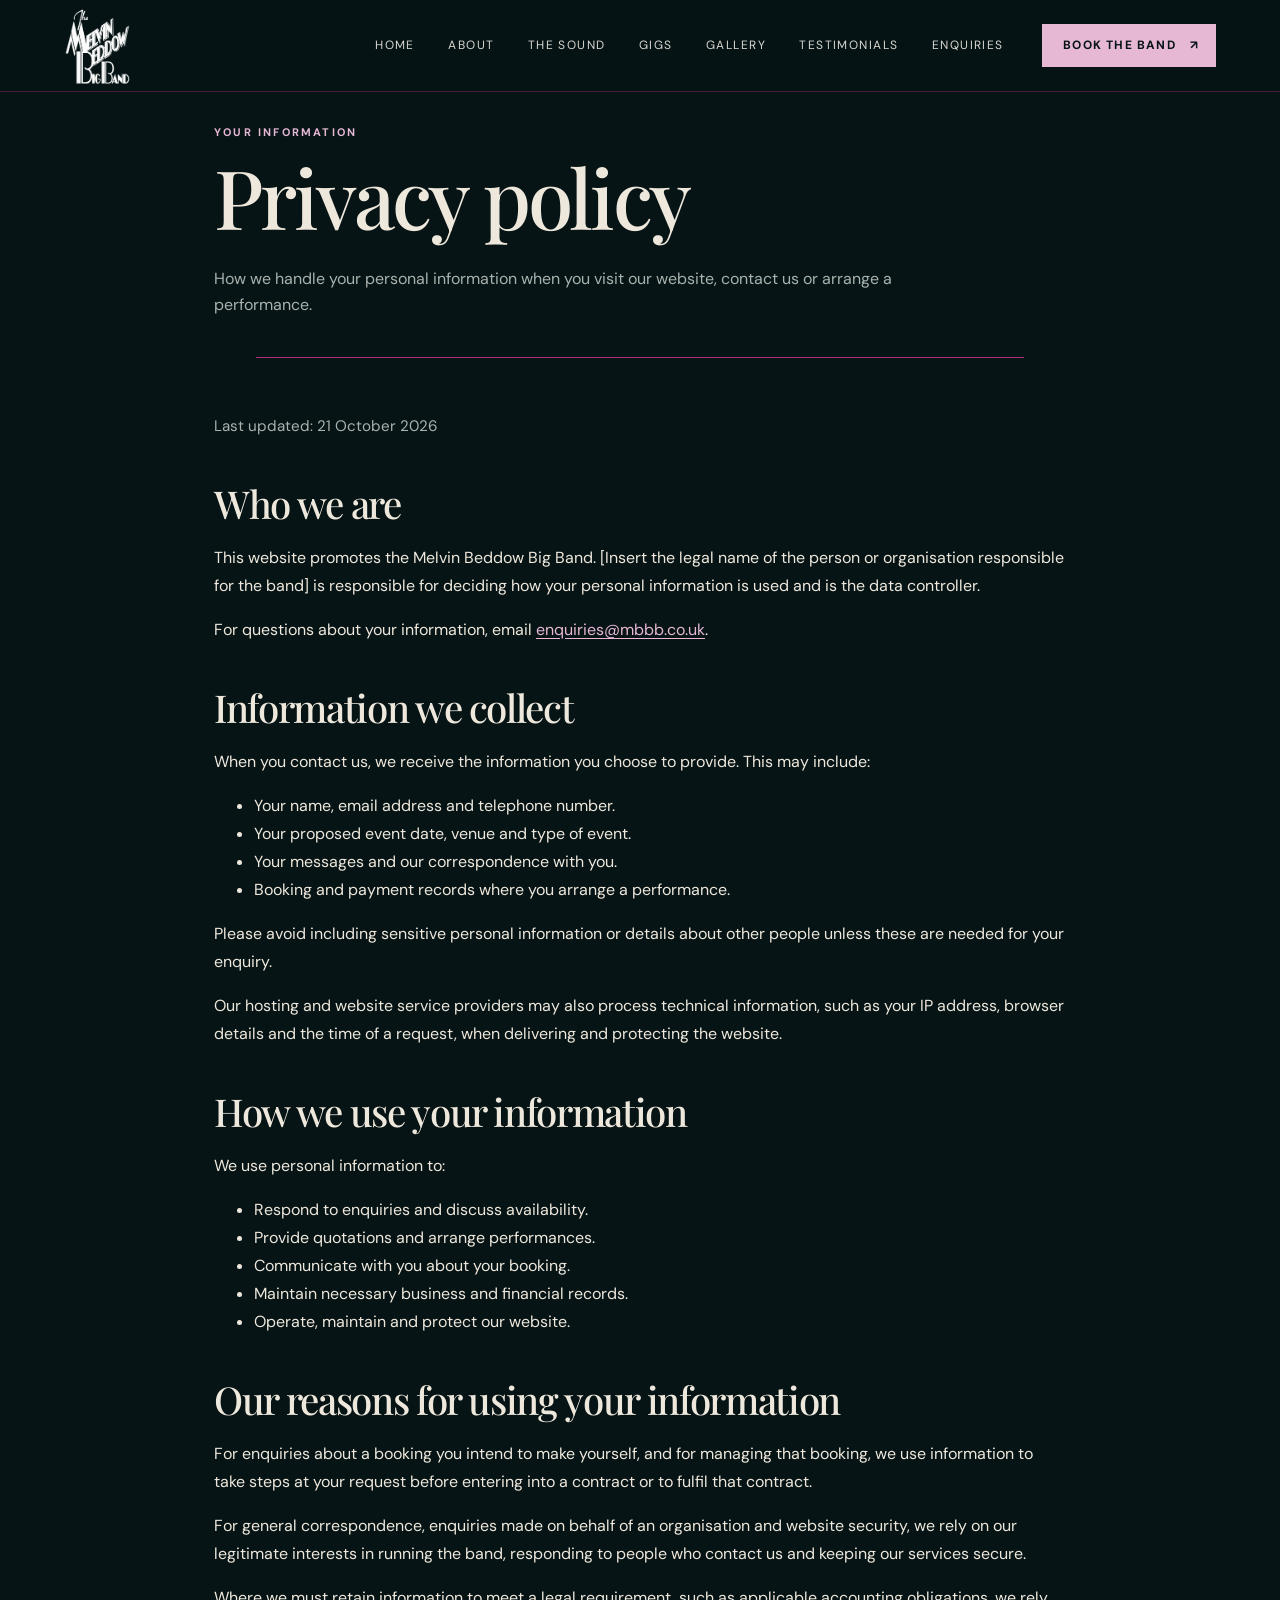
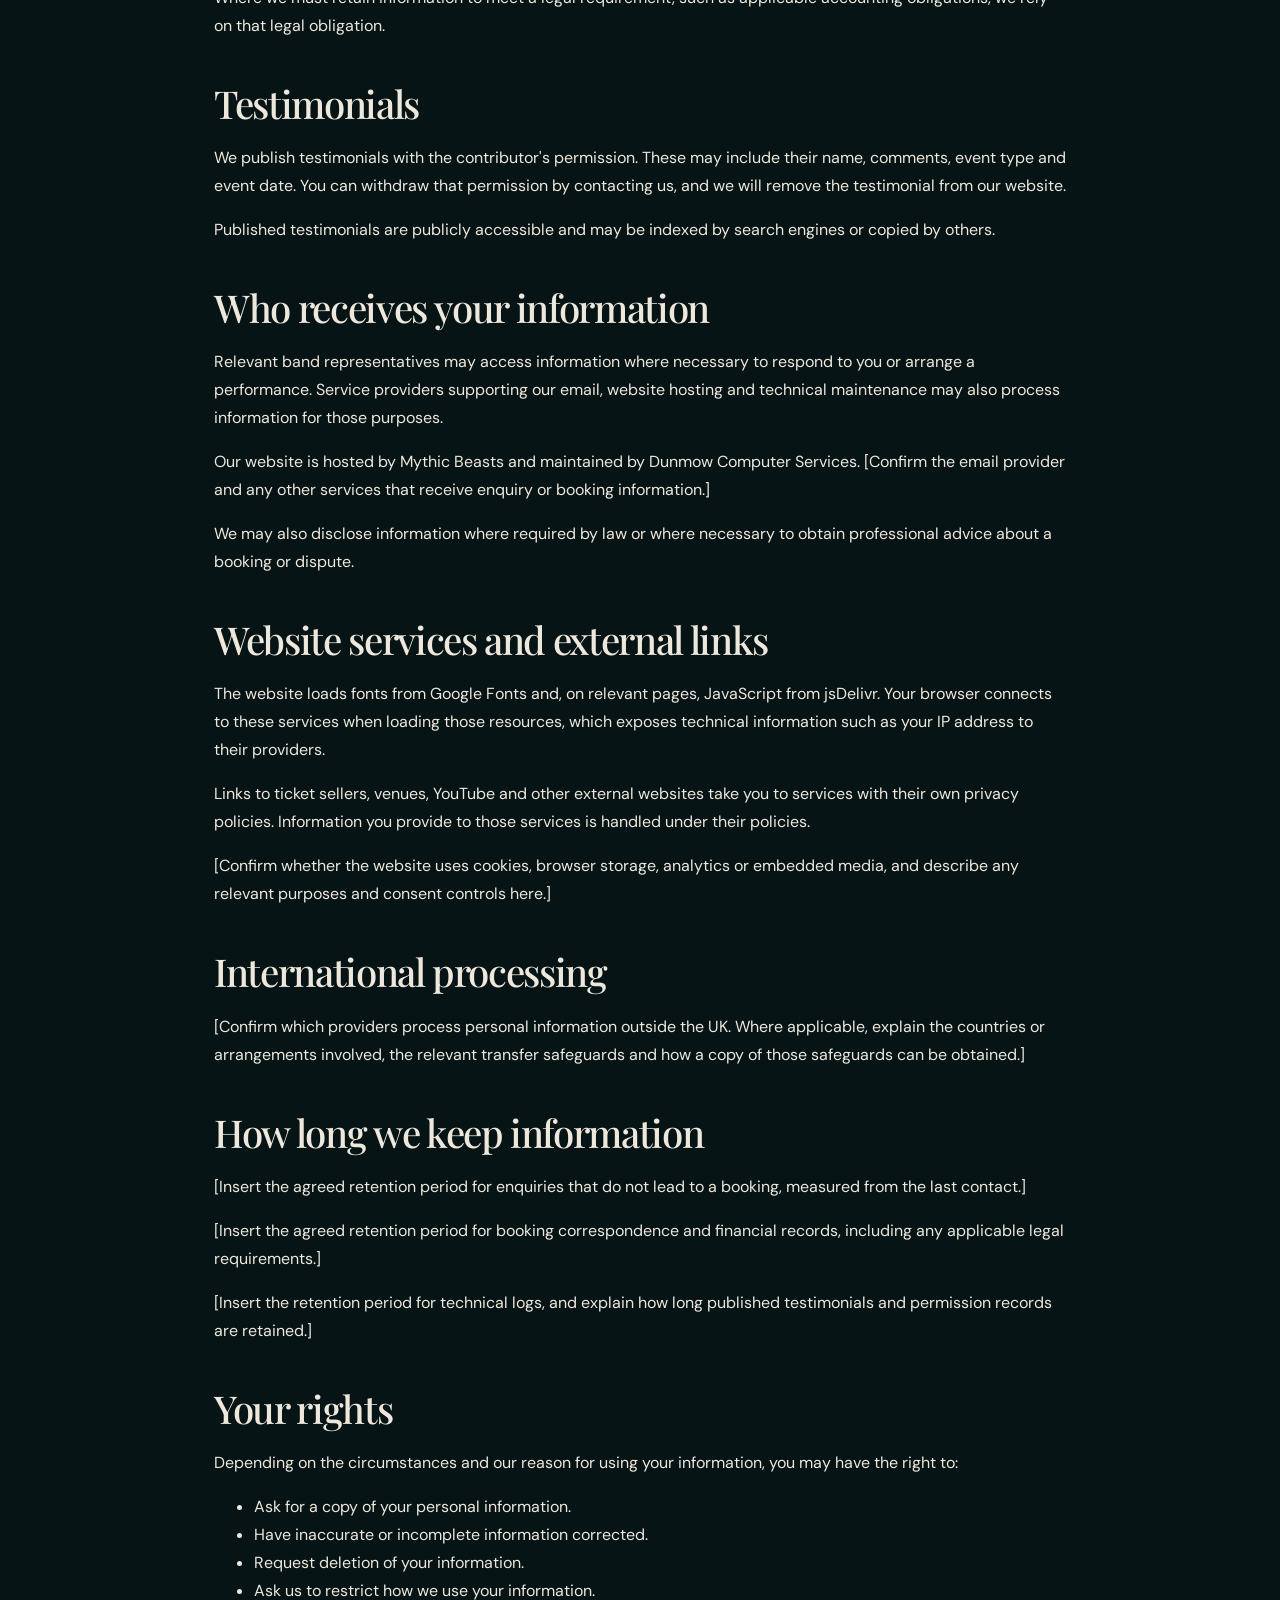
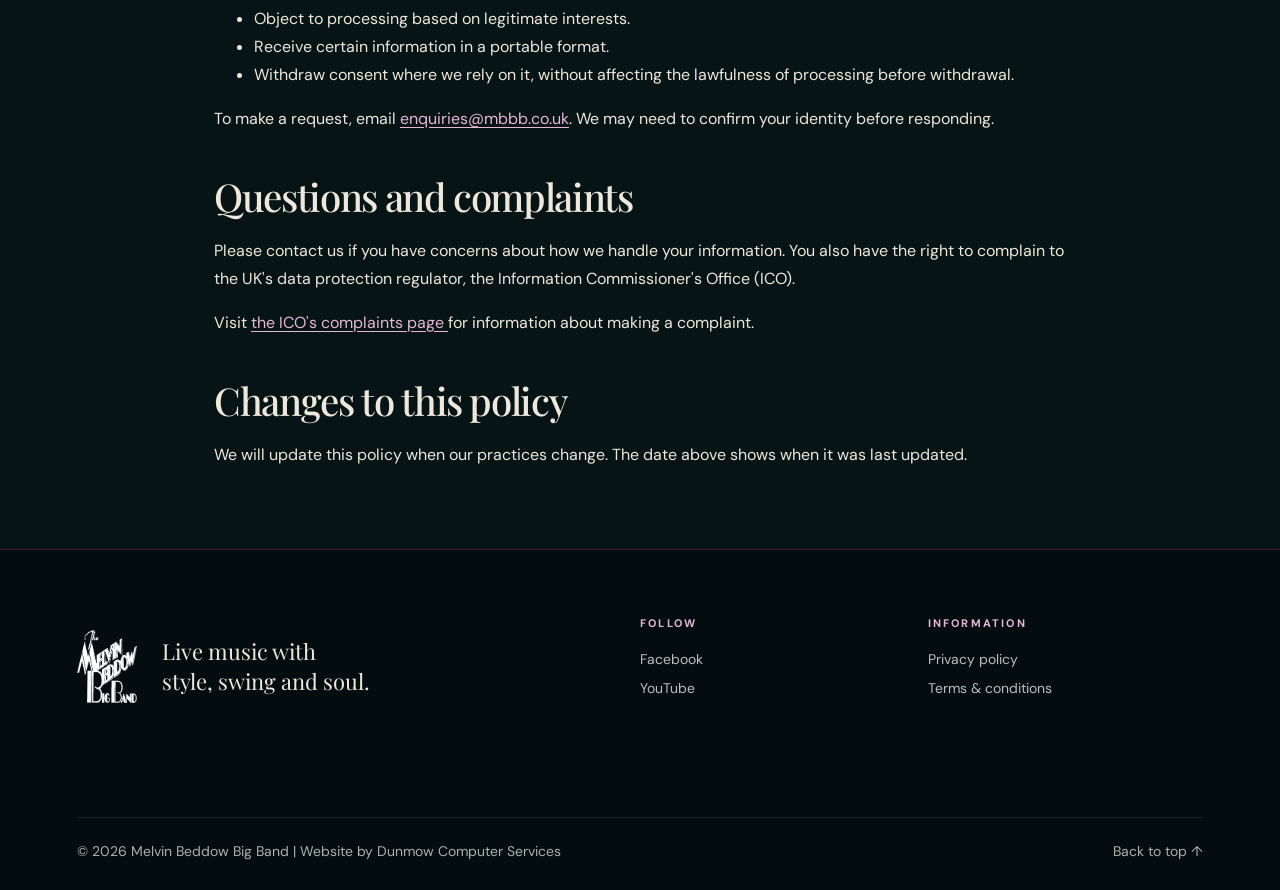
<file: privacy.html>
<!doctype html>
<html lang="en">
<head>
  <meta charset="utf-8">
  <meta name="viewport" content="width=device-width, initial-scale=1">

  <!-- Update for each page -->
  <title>Privacy Policy | Melvin Beddow Big Band</title>
  <meta name="description" content="How we handle your personal information when you visit our website, contact us or arrange a performance.">

  <link rel="preconnect" href="https://fonts.googleapis.com">
  <link rel="preconnect" href="https://fonts.gstatic.com" crossorigin>
  <link href="https://fonts.googleapis.com/css2?family=DM+Sans:wght@400;500;600;700&family=Playfair+Display:ital,wght@0,500;0,600;1,500&display=swap" rel="stylesheet">

  <link rel="icon" type="image/png" href="/assets/favicon/favicon-96x96.png" sizes="96x96" />
  <link rel="icon" type="image/svg+xml" href="/assets/favicon/favicon.svg" />
  <link rel="shortcut icon" href="/assets/favicon/favicon.ico" />
  <link rel="apple-touch-icon" sizes="180x180" href="/assets/favicon/apple-touch-icon.png" />
  <link rel="manifest" href="/assets/favicon/site.webmanifest" />

  <link rel="stylesheet" href="/css/styles.css">
  <link rel="stylesheet" href="/css/menu-styles.css">

  <script defer src="/js/includes.js"></script>
</head>

<body id="top">
  <div id="site-header"></div>

    <main>
    <section class="page-header" aria-labelledby="page-title">
        <p class="eyebrow">Your information</p>
        <h1 id="page-title">Privacy policy</h1>
        <p class="page-intro">
        How we handle your personal information when you visit our
        website, contact us or arrange a performance.
        </p>
    </section>

    <hr class="page-divider">

    <div class="page-content">
        <p class="meta">Last updated: 21 October 2026</p>

        <h2>Who we are</h2>
        <p>
        This website promotes the Melvin Beddow Big Band.
        [Insert the legal name of the person or organisation responsible
        for the band] is responsible for deciding how your personal
        information is used and is the data controller.
        </p>
        <p>
        For questions about your information, email
        <a href="mailto:enquiries@mbbb.co.uk">enquiries@mbbb.co.uk</a>.
        </p>

        <h2>Information we collect</h2>
        <p>
        When you contact us, we receive the information you choose to
        provide. This may include:
        </p>
        <ul>
        <li>Your name, email address and telephone number.</li>
        <li>Your proposed event date, venue and type of event.</li>
        <li>Your messages and our correspondence with you.</li>
        <li>Booking and payment records where you arrange a performance.</li>
        </ul>
        <p>
        Please avoid including sensitive personal information or details
        about other people unless these are needed for your enquiry.
        </p>
        <p>
        Our hosting and website service providers may also process
        technical information, such as your IP address, browser details
        and the time of a request, when delivering and protecting the website.
        </p>

        <h2>How we use your information</h2>
        <p>We use personal information to:</p>
        <ul>
        <li>Respond to enquiries and discuss availability.</li>
        <li>Provide quotations and arrange performances.</li>
        <li>Communicate with you about your booking.</li>
        <li>Maintain necessary business and financial records.</li>
        <li>Operate, maintain and protect our website.</li>
        </ul>

        <h2>Our reasons for using your information</h2>
        <p>
        For enquiries about a booking you intend to make yourself, and
        for managing that booking, we use information to take steps at
        your request before entering into a contract or to fulfil that
        contract.
        </p>
        <p>
        For general correspondence, enquiries made on behalf of an
        organisation and website security, we rely on our legitimate
        interests in running the band, responding to people who contact
        us and keeping our services secure.
        </p>
        <p>
        Where we must retain information to meet a legal requirement,
        such as applicable accounting obligations, we rely on that
        legal obligation.
        </p>

        <h2>Testimonials</h2>
        <p>
        We publish testimonials with the contributor's permission.
        These may include their name, comments, event type and event date.
        You can withdraw that permission by contacting us, and we will
        remove the testimonial from our website.
        </p>
        <p>
        Published testimonials are publicly accessible and may be
        indexed by search engines or copied by others.
        </p>

        <h2>Who receives your information</h2>
        <p>
        Relevant band representatives may access information where
        necessary to respond to you or arrange a performance.
        Service providers supporting our email, website hosting and
        technical maintenance may also process information for those purposes.
        </p>
        <p>
        Our website is hosted by Mythic Beasts and maintained by
        Dunmow Computer Services.
        [Confirm the email provider and any other services that receive
        enquiry or booking information.]
        </p>
        <p>
        We may also disclose information where required by law or where
        necessary to obtain professional advice about a booking or dispute.
        </p>

        <h2>Website services and external links</h2>
        <p>
        The website loads fonts from Google Fonts and, on relevant pages,
        JavaScript from jsDelivr. Your browser connects to these services
        when loading those resources, which exposes technical information
        such as your IP address to their providers.
        </p>
        <p>
        Links to ticket sellers, venues, YouTube and other external
        websites take you to services with their own privacy policies.
        Information you provide to those services is handled under
        their policies.
        </p>
        <p>
        [Confirm whether the website uses cookies, browser storage,
        analytics or embedded media, and describe any relevant purposes
        and consent controls here.]
        </p>

        <h2>International processing</h2>
        <p>
        [Confirm which providers process personal information outside
        the UK. Where applicable, explain the countries or arrangements
        involved, the relevant transfer safeguards and how a copy of
        those safeguards can be obtained.]
        </p>

        <h2>How long we keep information</h2>
        <p>
        [Insert the agreed retention period for enquiries that do not
        lead to a booking, measured from the last contact.]
        </p>
        <p>
        [Insert the agreed retention period for booking correspondence
        and financial records, including any applicable legal requirements.]
        </p>
        <p>
        [Insert the retention period for technical logs, and explain
        how long published testimonials and permission records are retained.]
        </p>

        <h2>Your rights</h2>
        <p>
        Depending on the circumstances and our reason for using your
        information, you may have the right to:
        </p>
        <ul>
        <li>Ask for a copy of your personal information.</li>
        <li>Have inaccurate or incomplete information corrected.</li>
        <li>Request deletion of your information.</li>
        <li>Ask us to restrict how we use your information.</li>
        <li>Object to processing based on legitimate interests.</li>
        <li>Receive certain information in a portable format.</li>
        <li>
            Withdraw consent where we rely on it, without affecting
            the lawfulness of processing before withdrawal.
        </li>
        </ul>
        <p>
        To make a request, email
        <a href="mailto:enquiries@mbbb.co.uk">enquiries@mbbb.co.uk</a>.
        We may need to confirm your identity before responding.
        </p>

        <h2>Questions and complaints</h2>
        <p>
        Please contact us if you have concerns about how we handle
        your information.
        You also have the right to complain to the UK's data protection
        regulator, the Information Commissioner's Office (ICO).
        </p>
        <p>
        Visit
        <a href="https://ico.org.uk/make-a-complaint/">
            the ICO's complaints page
        </a>
        for information about making a complaint.
        </p>

        <h2>Changes to this policy</h2>
        <p>
        We will update this policy when our practices change.
        The date above shows when it was last updated.
        </p>
    </div>
    </main>

  <div id="site-footer"></div>
</body>
</html>
</file>
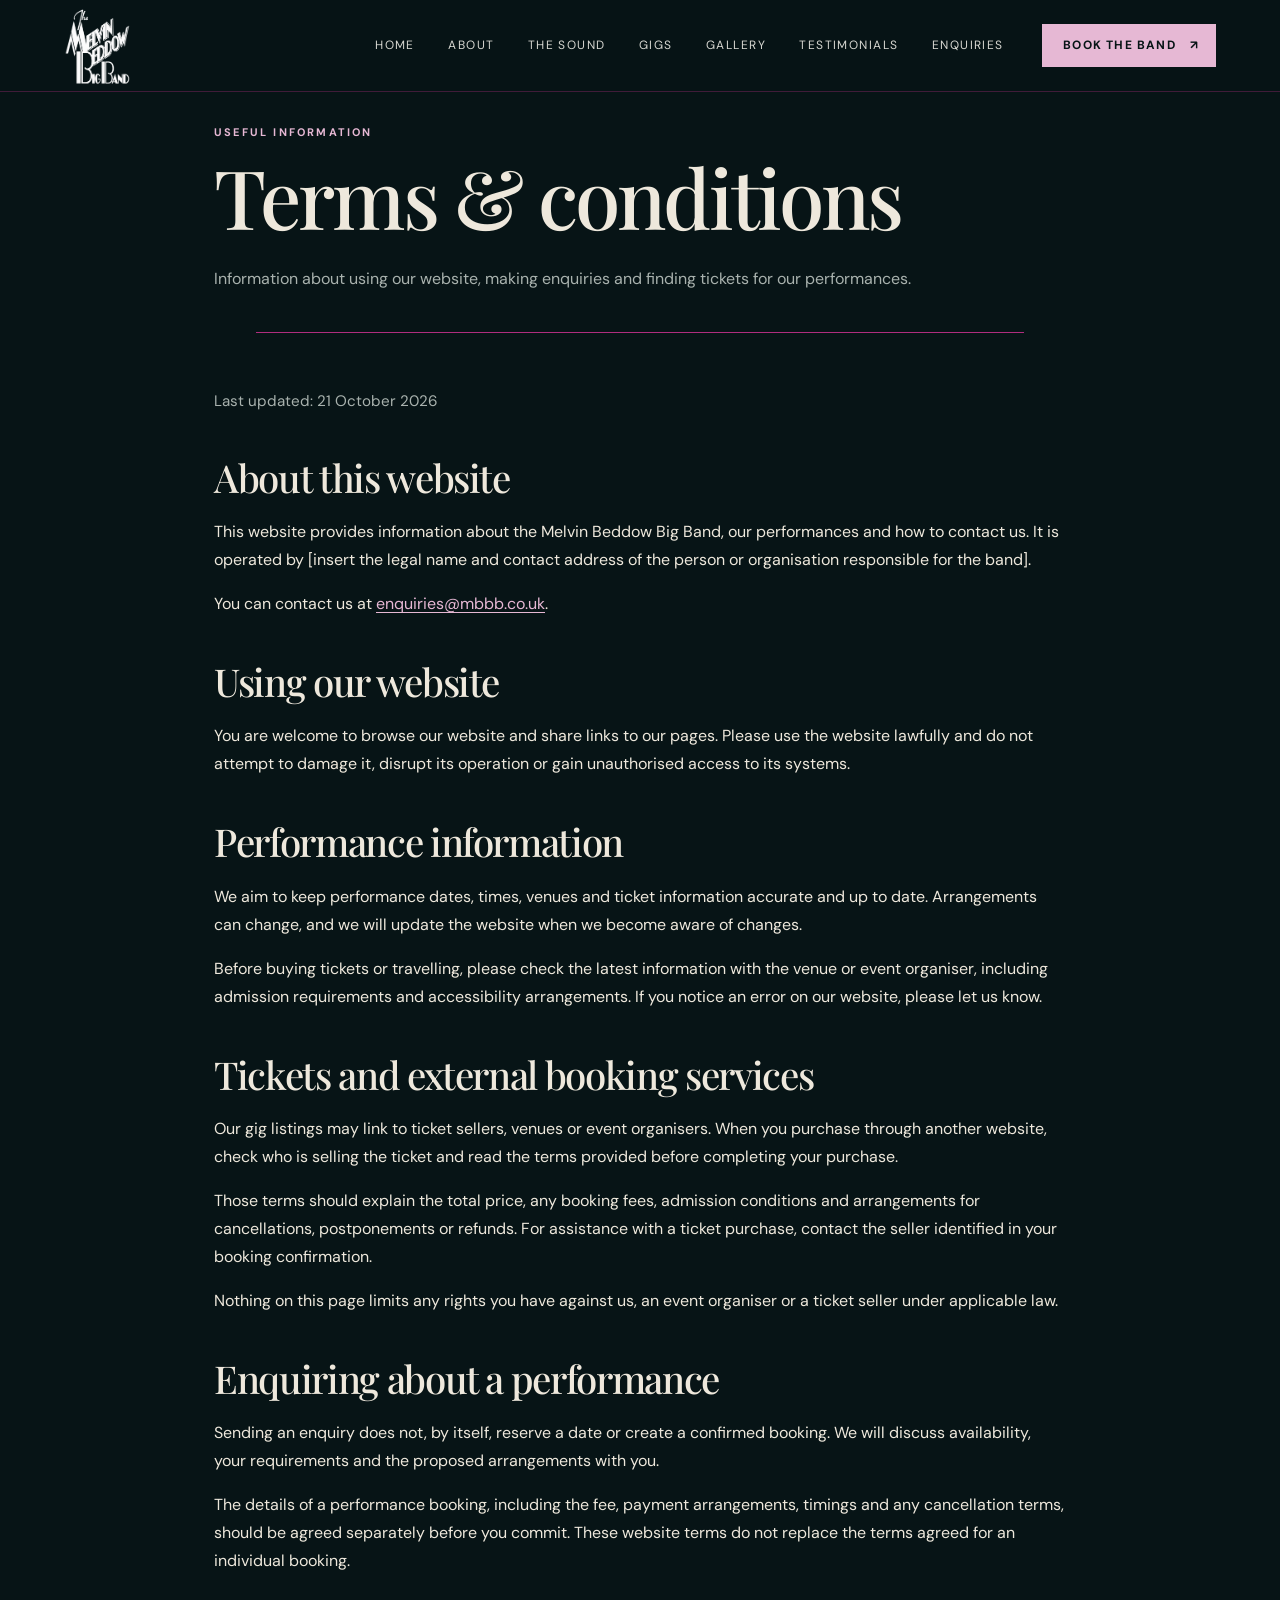
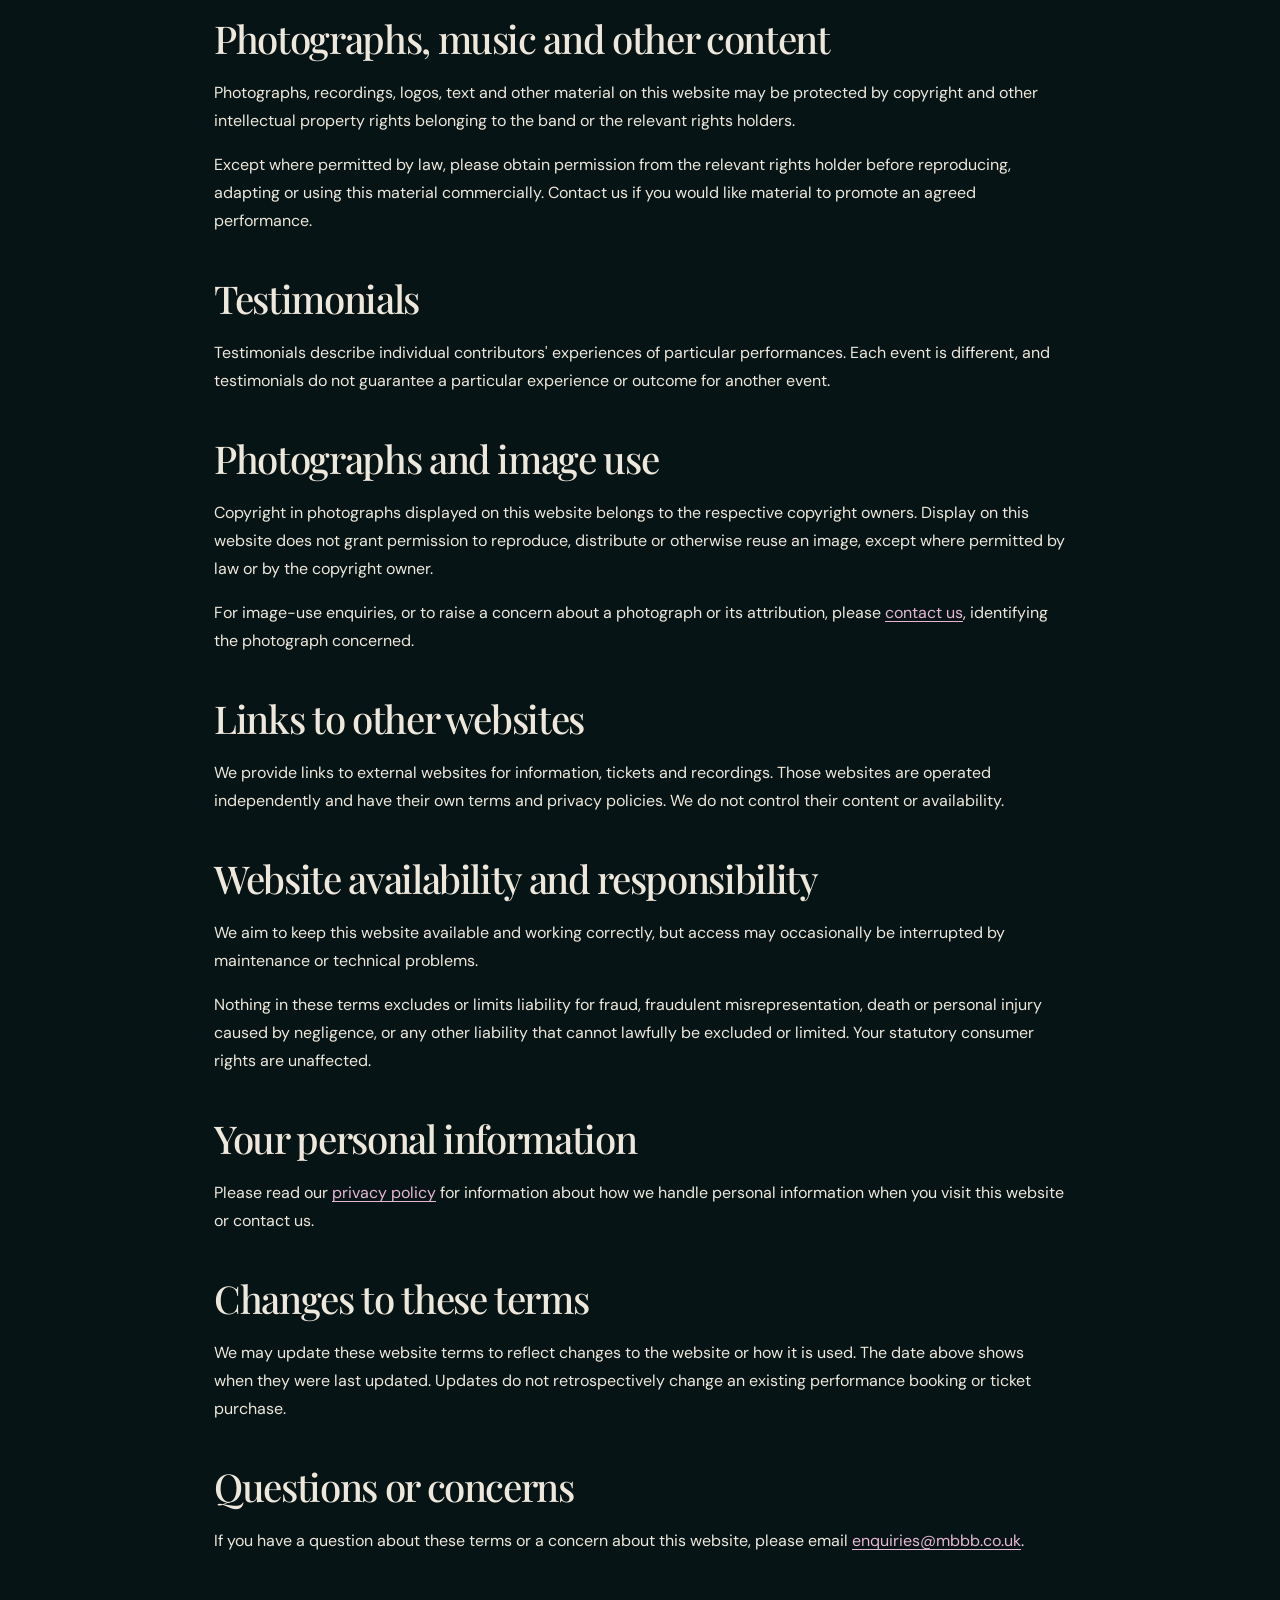
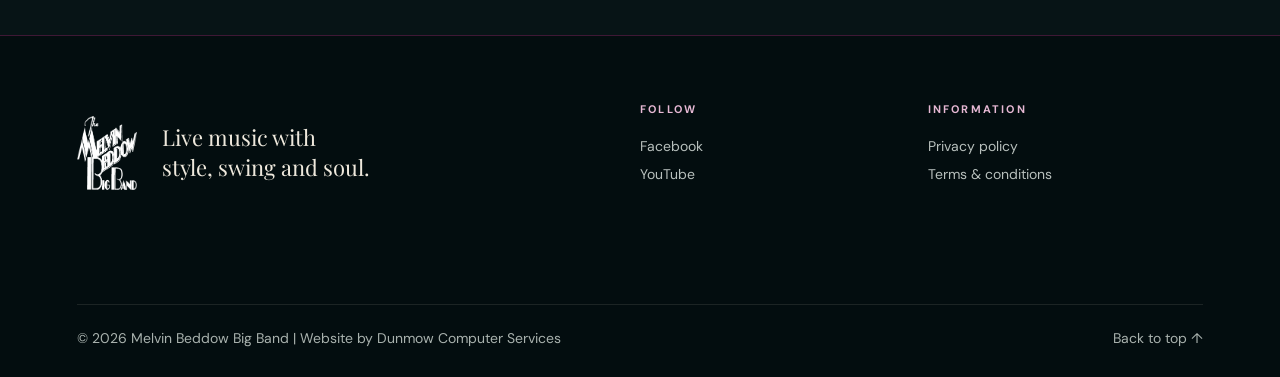
<file: terms.html>
<!doctype html>
<html lang="en">
<head>
  <meta charset="utf-8">
  <meta name="viewport" content="width=device-width, initial-scale=1">

  <!-- Update for each page -->
  <title>Terms and Conditions | Melvin Beddow Big Band</title>
  <meta name="description" content="The terms and conditions that apply when you contact us, arrange a performance or use our website.">

  <link rel="preconnect" href="https://fonts.googleapis.com">
  <link rel="preconnect" href="https://fonts.gstatic.com" crossorigin>
  <link href="https://fonts.googleapis.com/css2?family=DM+Sans:wght@400;500;600;700&family=Playfair+Display:ital,wght@0,500;0,600;1,500&display=swap" rel="stylesheet">

  <link rel="icon" type="image/png" href="/assets/favicon/favicon-96x96.png" sizes="96x96" />
  <link rel="icon" type="image/svg+xml" href="/assets/favicon/favicon.svg" />
  <link rel="shortcut icon" href="/assets/favicon/favicon.ico" />
  <link rel="apple-touch-icon" sizes="180x180" href="/assets/favicon/apple-touch-icon.png" />
  <link rel="manifest" href="/assets/favicon/site.webmanifest" />
  
  <link rel="stylesheet" href="/css/styles.css">
  <link rel="stylesheet" href="/css/menu-styles.css">

  <script defer src="/js/includes.js"></script>
</head>

<body id="top">
  <div id="site-header"></div>

    <main>
    <section class="page-header" aria-labelledby="page-title">
        <p class="eyebrow">Useful information</p>
        <h1 id="page-title">Terms &amp; conditions</h1>
        <p class="page-intro">
        Information about using our website, making enquiries
        and finding tickets for our performances.
        </p>
    </section>

    <hr class="page-divider">

    <div class="page-content">
        <p class="meta">Last updated: 21 October 2026</p>

        <h2>About this website</h2>
        <p>
        This website provides information about the Melvin Beddow
        Big Band, our performances and how to contact us.
        It is operated by [insert the legal name and contact address
        of the person or organisation responsible for the band].
        </p>
        <p>
        You can contact us at
        <a href="mailto:enquiries@mbbb.co.uk">enquiries@mbbb.co.uk</a>.
        </p>

        <h2>Using our website</h2>
        <p>
        You are welcome to browse our website and share links to our
        pages. Please use the website lawfully and do not attempt to
        damage it, disrupt its operation or gain unauthorised access
        to its systems.
        </p>

        <h2>Performance information</h2>
        <p>
        We aim to keep performance dates, times, venues and ticket
        information accurate and up to date. Arrangements can change,
        and we will update the website when we become aware of changes.
        </p>
        <p>
        Before buying tickets or travelling, please check the latest
        information with the venue or event organiser, including
        admission requirements and accessibility arrangements.
        If you notice an error on our website, please let us know.
        </p>

        <h2>Tickets and external booking services</h2>
        <p>
        Our gig listings may link to ticket sellers, venues or event
        organisers. When you purchase through another website, check
        who is selling the ticket and read the terms provided before
        completing your purchase.
        </p>
        <p>
        Those terms should explain the total price, any booking fees,
        admission conditions and arrangements for cancellations,
        postponements or refunds.
        For assistance with a ticket purchase, contact the seller
        identified in your booking confirmation.
        </p>
        <p>
        Nothing on this page limits any rights you have against us,
        an event organiser or a ticket seller under applicable law.
        </p>

        <h2>Enquiring about a performance</h2>
        <p>
        Sending an enquiry does not, by itself, reserve a date or
        create a confirmed booking.
        We will discuss availability, your requirements and the
        proposed arrangements with you.
        </p>
        <p>
        The details of a performance booking, including the fee,
        payment arrangements, timings and any cancellation terms,
        should be agreed separately before you commit.
        These website terms do not replace the terms agreed for
        an individual booking.
        </p>

        <h2>Photographs, music and other content</h2>
        <p>
        Photographs, recordings, logos, text and other material on
        this website may be protected by copyright and other
        intellectual property rights belonging to the band or
        the relevant rights holders.
        </p>
        <p>
        Except where permitted by law, please obtain permission
        from the relevant rights holder before reproducing,
        adapting or using this material commercially.
        Contact us if you would like material to promote an
        agreed performance.
        </p>

        <h2>Testimonials</h2>
        <p>
        Testimonials describe individual contributors' experiences
        of particular performances. Each event is different, and
        testimonials do not guarantee a particular experience
        or outcome for another event.
        </p>

        <h2>Photographs and image use</h2>
        <p>
          Copyright in photographs displayed on this website belongs to
          the respective copyright owners. Display on this website does
          not grant permission to reproduce, distribute or otherwise
          reuse an image, except where permitted by law or by the
          copyright owner.
        </p>
        <p>
          For image-use enquiries, or to raise a concern about a photograph
          or its attribution, please
          <a href="/#enquiries">contact us</a>, identifying the photograph
          concerned.
        </p>

        <h2>Links to other websites</h2>
        <p>
        We provide links to external websites for information,
        tickets and recordings. Those websites are operated
        independently and have their own terms and privacy policies.
        We do not control their content or availability.
        </p>

        <h2>Website availability and responsibility</h2>
        <p>
        We aim to keep this website available and working correctly,
        but access may occasionally be interrupted by maintenance
        or technical problems.
        </p>
        <p>
        Nothing in these terms excludes or limits liability for
        fraud, fraudulent misrepresentation, death or personal
        injury caused by negligence, or any other liability that
        cannot lawfully be excluded or limited.
        Your statutory consumer rights are unaffected.
        </p>

        <h2>Your personal information</h2>
        <p>
        Please read our
        <a href="/privacy.html">privacy policy</a>
        for information about how we handle personal information
        when you visit this website or contact us.
        </p>

        <h2>Changes to these terms</h2>
        <p>
        We may update these website terms to reflect changes to
        the website or how it is used. The date above shows
        when they were last updated.
        Updates do not retrospectively change an existing
        performance booking or ticket purchase.
        </p>

        <h2>Questions or concerns</h2>
        <p>
        If you have a question about these terms or a concern
        about this website, please email
        <a href="mailto:enquiries@mbbb.co.uk">enquiries@mbbb.co.uk</a>.
        </p>
    </div>
    </main>

  <div id="site-footer"></div>
</body>
</html>
</file>
<file: css/styles.css>
/* Design tokens */
:root {
  --ink: #071416;
  --ink-2: #0c1d20;
  --paper: #eee8dc;
  --highlight: #b02d7e;
  --highlight-soft: #e6b8d4;
  --line: rgba(176, 45, 126, .34);
  --muted: #a9b2ae;

  --serif: "Playfair Display", Georgia, serif;
  --sans: "DM Sans", Arial, sans-serif;

  --text-small: .875rem;
  --text-meta: .95rem;
  --text-label: .6875rem;
  --label-spacing: .2em;

  --link-color: var(--highlight-soft);
  --link-hover: var(--paper);
  --attribution-color: var(--highlight);
  --meta-color: var(--muted);
  --emphasis-color: var(--highlight);
  --focus-color: var(--highlight-soft);
}

/* Base */
* {
  box-sizing: border-box;
}

[hidden] {
  display: none !important;
}

html {
  scroll-behavior: smooth;
  scroll-padding-top: 92px;
}

body {
  margin: 0;
  background: var(--ink);
  color: var(--paper);
  font-family: var(--sans);
  font-size: 16px;
  line-height: 1.6;
}

img {
  display: block;
  max-width: 100%;
}

a {
  color: inherit;
  text-decoration: none;
}

button,
input,
select,
textarea {
  font: inherit;
}

a:focus-visible,
button:focus-visible {
  outline: 2px solid var(--focus-color);
  outline-offset: 5px;
}

/* Reusable typography */
h1,
h2,
.page-title,
.section-title {
  font-family: var(--serif);
  font-weight: 500;
  line-height: .97;
  letter-spacing: -.035em;
  text-transform: none;
}

h1,
.page-title {
  margin: 0 0 30px;
  font-size: clamp(58px, 6.4vw, 108px);
}

.section-title {
  margin: 0;
  font-size: clamp(49px, 5.7vw, 88px);
}

.section-title--compact {
  font-size: clamp(42px, 4.3vw, 68px);
}

h1 em,
h2 em,
.page-title em,
.section-title em {
  color: var(--emphasis-color);
  font-weight: 500;
}

.eyebrow,
.image-label,
.genres span,
.footer-column > p {
  font-family: var(--sans);
  font-size: var(--text-label);
  font-weight: 700;
  line-height: 1.5;
  letter-spacing: var(--label-spacing);
  text-transform: uppercase;
}

.eyebrow {
  margin: 0 0 23px;
}

.highlight {
  color: var(--emphasis-color);
}

.intro {
  max-width: 560px;
  color: #b8c0bd;
  font-size: 18px;
  line-height: 1.75;
}

.lead {
  color: var(--paper);
  font-size: clamp(20px, 2vw, 27px);
  line-height: 1.55;
}

.quote-text {
  font-family: var(--serif);
  font-size: clamp(23px, 2.2vw, 34px);
  line-height: 1.45;
  text-transform: none;
}

.attribution,
.testimonial-attribution {
  margin: 20px 0 0;
  color: var(--attribution-color);
  font-family: var(--serif);
  font-size: 1.5rem;
  font-weight: 700;
  line-height: 1.3;
  text-transform: none;
}

.meta,
.testimonial-meta {
  color: var(--meta-color);
  font-family: var(--sans);
  font-size: var(--text-meta);
  line-height: 1.5;
  letter-spacing: normal;
  text-transform: none;
}

.testimonial-meta {
  margin: 4px 0 0;
}

/* Shared links and controls */
.text-link,
.text-control,
.testimonial-read-more,
#testimonial-pause {
  color: var(--link-color);
  font-family: var(--sans);
  font-size: var(--text-small);
  font-weight: 600;
  font-style: normal;
  line-height: 1.5;
  letter-spacing: normal;
  text-transform: none;
  text-decoration: none;
  transition: color .2s;
}

.text-link {
  display: inline-block;
  padding: 8px 0;
}

.text-link span {
  margin-left: .4em;
  color: currentColor;
}

.text-link--inline,
.testimonial-read-more {
  display: inline;
  margin-left: 0;
  padding: 0;
}

.text-control,
#testimonial-pause {
  align-self: flex-start;
  margin: 0;
  padding: 8px 0;
  border: 0;
  background: transparent;
  cursor: pointer;
  text-align: left;
  font-weight: 400;
}

.text-link:hover,
.text-link:focus-visible,
.text-control:hover,
.text-control:focus-visible,
.testimonial-read-more:hover,
.testimonial-read-more:focus-visible,
#testimonial-pause:hover,
#testimonial-pause:focus-visible {
  color: var(--link-hover);
}

.action-row,
.testimonial-note {
  margin: 25px 0 0;
  font-family: var(--sans);
  font-size: var(--text-small);
  line-height: 1.5;
  letter-spacing: normal;
  text-transform: none;
}

.highlight-link {
  display: inline-block;
  margin-top: 20px;
  color: var(--link-color);
}

.button {
  display: inline-flex;
  justify-content: center;
  align-items: center;
  gap: .6em;
  min-height: 52px;
  padding: 14px 23px;
  border: 1px solid transparent;
  cursor: pointer;
  font-family: var(--sans);
  font-size: var(--text-small);
  font-weight: 600;
  line-height: 1.5;
  letter-spacing: normal;
  text-transform: none;
  text-decoration: none;
  transition: transform .2s, background .2s, color .2s;
}

.button:hover,
.button:focus-visible {
  transform: translateY(-2px);
}

.button-highlight {
  background: var(--highlight);
  color: var(--paper);
}

.button-highlight:hover,
.button-highlight:focus-visible {
  background: var(--highlight-soft);
  color: var(--ink);
}

.button-outline {
  border-color: var(--highlight);
  background: transparent;
  color: var(--highlight-soft);
}

.button-outline:hover,
.button-outline:focus-visible {
  background: var(--highlight);
  color: var(--paper);
}

/* Colours for sections with an accent background */
.surface-accent {
  --link-color: var(--paper);
  --link-hover: #fff;
  --attribution-color: var(--paper);
  --meta-color: var(--paper);
  --emphasis-color: #fff3dc;
  --focus-color: var(--paper);

  background: var(--highlight);
  color: var(--paper);
}

/* Hero */
.hero {
  min-height: calc(100svh - 92px);
  display: grid;
  grid-template-columns: minmax(0, 1.15fr) minmax(420px, .85fr);
  position: relative;
  overflow: hidden;
}

.hero-image {
  position: relative;
  min-height: 680px;
}

.hero-image img {
  width: 100%;
  height: 100%;
  object-fit: cover;
  filter: saturate(.68) contrast(1.08) brightness(.82);
}

.hero-image::after {
  content: "";
  position: absolute;
  inset: 0;
  background:
    linear-gradient(90deg, rgba(7, 20, 22, .15) 45%, var(--ink) 100%),
    linear-gradient(0deg, rgba(7, 20, 22, .55), transparent 52%);
}

.image-label {
  position: absolute;
  z-index: 2;
  left: 34px;
  bottom: 31px;
  padding: 8px 13px;
  border: 1px solid rgba(255, 255, 255, .55);
}

.hero-copy {
  padding: clamp(72px, 9vw, 145px) clamp(35px, 6vw, 100px);
  align-self: center;
  position: relative;
  z-index: 2;
}

.hero-actions {
  display: flex;
  align-items: center;
  gap: 28px;
  margin-top: 38px;
}

.hero-index {
  position: absolute;
  right: 28px;
  bottom: 18px;
  font-family: var(--serif);
  font-size: 72px;
  color: rgba(176, 45, 126, .13);
}

/* Pull quote */
.pull-quote {
  padding: clamp(55px, 7vw, 105px) 8vw;
  text-align: center;
  position: relative;
}

.pull-quote blockquote {
  margin: 0 auto;
  max-width: 1050px;
}

.pull-quote p {
  margin: 0;
  font-family: var(--serif);
  font-size: clamp(31px, 4.3vw, 67px);
  line-height: 1.18;
}

.quote-mark {
  position: absolute;
  left: 6vw;
  top: 20px;
  font-family: var(--serif);
  font-size: 150px;
  color: rgba(255, 255, 255, .25);
  line-height: 1;
}

.quote-rule {
  display: block;
  width: 70px;
  height: 1px;
  background: currentColor;
  margin: 38px auto 0;
}

/* About and shared section layout */
.section-grid {
  display: grid;
  grid-template-columns: .8fr 1.2fr;
  gap: 10vw;
  padding: clamp(80px, 11vw, 160px) clamp(25px, 8vw, 120px);
}

.section-copy {
  max-width: 720px;
  padding-top: 32px;
}

.section-copy > p:not(.lead):not(.action-row) {
  color: var(--muted);
}

/* Shared introduction accent for inner pages */
/* Shared inner-page heading */
.page-header {
  position: relative;
  max-width: 900px;
  margin: 0 auto;
  padding: 32px 24px 40px;
}

.page-header > .eyebrow {
  color: var(--highlight-soft);
  margin-bottom: 16px;
}

.page-intro {
  max-width: 700px;
  margin: 0;
  color: var(--muted);
}

/* Wide divider below the page introduction */
.page-divider {
  width: 60%;
  max-width: 900px;
  height: 1px;
  margin: 0 auto;
  border: 0;
  background: var(--highlight);
}

.page-divider-white {
  width: 60%;
  max-width: 900px;
  height: 1px;
  margin: 0 auto;
  border: 0;
  background: var(--paper);
}

/* General text pages, including privacy and terms */
.page-content {
  max-width: 900px;
  margin: 0 auto;
  padding: 40px 24px 64px;
}

.page-content h2 {
  margin: 40px 0 18px;
  font-size: clamp(28px, 3vw, 40px);
  line-height: 1.2;
}

.page-content h2:first-child {
  margin-top: 0;
}

.page-content h3 {
  margin: 28px 0 12px;
  font-family: var(--serif);
  font-size: 24px;
  font-weight: 500;
}

.page-content p,
.page-content li {
  line-height: 1.75;
}

.page-content a {
  color: var(--highlight-soft);
  text-decoration: underline;
  text-underline-offset: 3px;
}

.page-content a:hover {
  color: var(--paper);
}

/* Music */
.sound {
  display: grid;
  grid-template-columns: 1.1fr .9fr;
  min-height: 690px;
  background: var(--ink-2);
}

.sound-photo {
  min-height: 530px;
  overflow: hidden;
}

.sound-photo img {
  width: 100%;
  height: 100%;
  object-fit: cover;
  filter: saturate(.55) contrast(1.08);
}

.sound-copy {
  padding: clamp(70px, 8vw, 125px) clamp(30px, 6vw, 95px);
  display: flex;
  flex-direction: column;
  justify-content: center;
}

.sound-copy .section-title {
  margin-bottom: 26px;
}

.sound-copy > p:not(.eyebrow) {
  color: var(--muted);
  max-width: 560px;
}

.sound-copy .button {
  align-self: flex-start;
  margin-top: 22px;
}

.genres {
  display: flex;
  flex-wrap: wrap;
  gap: 8px;
  margin: 2px 0 22px;
}

.genres span {
  border: 1px solid var(--line);
  padding: 7px 10px;
  color: var(--highlight-soft);
}


.page-intro {
  max-width: 700px;
  margin: 0;
  color: var(--muted);
}

.circle-arrow {
  width: 43px;
  height: 43px;
  border: 1px solid var(--line);
  border-radius: 50%;
  display: grid;
  place-items: center;
  color: var(--highlight-soft);
  transition: background .2s, color .2s;
}

a.circle-arrow:hover,
a.circle-arrow:focus-visible {
  background: var(--highlight);
  color: var(--paper);
}

/* Homepage testimonials */
.testimonials {
  display: grid;
  grid-template-columns: 1fr 1fr;
}

.testimonial-image {
  min-height: 600px;
  overflow: hidden;
}

.testimonial-image img {
  width: 100%;
  height: 100%;
  object-fit: cover;
  filter: saturate(.7) contrast(1.08);
}

.testimonial-copy {
  padding: clamp(70px, 8vw, 120px);
  display: flex;
  flex-direction: column;
  justify-content: center;
}

.testimonial-copy .section-title {
  margin-bottom: 35px;
}

.testimonial-copy blockquote {
  margin: 0;
}

#testimonial-pause {
  margin-top: .75rem;
}

/* Dedicated testimonials page */
.testimonials-page {
  max-width: 900px;
  margin: 0 auto;
  padding: 32px 24px 40px;
}

.testimonials-intro {
  max-width: 700px;
  margin-bottom: 48px;
}

.testimonials-section {
  position: relative;
  padding: 32px 24px 64px;
}

.testimonial-list {
  max-width: 850px;
  margin: 0 auto;
}

.testimonial blockquote {
  margin: 0;
  line-height: 1.75;
  overflow-wrap: anywhere;
}

.testimonial {
  padding: 28px 0;
}

.testimonial + .testimonial {
  border-top: 1px solid rgba(255, 255, 255, .2);
}

.testimonial blockquote {
  margin: 0;
}

.testimonial blockquote p + p {
  margin-top: 1em;
}

.testimonial-meta {
  --meta-color: var(--highlight-soft);
}

/* Combined with the document's scroll-padding for the sticky header. */
.testimonial[id] {
  scroll-margin-top: 18px;
}

/* Enquiries */
.enquiries {
  display: grid;
  grid-template-columns: .85fr 1.15fr;
  gap: 10vw;
  padding: clamp(85px, 11vw, 155px) clamp(25px, 8vw, 120px);
  background: #081719;
}

.enquiry-intro > p:not(.eyebrow) {
  color: var(--muted);
  max-width: 520px;
}

.contact-details {
  display: grid;
  gap: 14px;
  margin-top: 34px;
}

.contact-details a {
  font-family: var(--serif);
  font-size: 20px;
  overflow-wrap: anywhere;
}

.contact-details a span {
  display: inline-block;
  width: 70px;
  font-family: var(--sans);
  font-size: var(--text-small);
  font-weight: 600;
  color: var(--highlight-soft);
}

.enquiry-form {
  border: 1px solid var(--line);
  padding: clamp(26px, 4vw, 58px);
}

.field-row {
  display: grid;
  grid-template-columns: 1fr 1fr;
  gap: 22px;
}

.enquiry-form label {
  display: grid;
  gap: 8px;
  margin-bottom: 22px;
  color: var(--highlight-soft);
  font-family: var(--sans);
  font-size: var(--text-small);
  font-weight: 500;
  letter-spacing: normal;
  text-transform: none;
}

.enquiry-form input,
.enquiry-form select,
.enquiry-form textarea {
  width: 100%;
  min-width: 0;
  border: 0;
  border-bottom: 1px solid rgba(238, 232, 220, .28);
  border-radius: 0;
  background: transparent;
  color: var(--paper);
  padding: 10px 0 12px;
  font-size: 1rem;
  font-weight: 400;
  text-transform: none;
  letter-spacing: normal;
}

.enquiry-form select option {
  background: var(--ink);
}

.enquiry-form textarea {
  resize: vertical;
}

.enquiry-form input:focus,
.enquiry-form select:focus,
.enquiry-form textarea:focus {
  border-color: var(--highlight-soft);
  outline: 1px solid var(--highlight-soft);
  outline-offset: 3px;
}

.enquiry-form ::placeholder {
  color: var(--muted);
}

.enquiry-form .button {
  margin-top: 8px;
}

.contact-honeypot {
  position: absolute;
  width: 1px;
  height: 1px;
  overflow: hidden;
  clip-path: inset(50%);
  white-space: nowrap;
}
.enquiry-form button:disabled {
  opacity: 0.65;
  cursor: wait;
}
#enquiry-status:empty {
  display: none;
}
#enquiry-status.is-success {
  color: var(--highlight);
}

/* Footer — navigation header remains in menu-styles.css */
footer {
  display: grid;
  grid-template-columns: 1.5fr .65fr .85fr;
  gap: 6vw;
  padding: 65px clamp(25px, 6vw, 95px) 28px;
  background: #030d0f;
  border-top: 1px solid var(--line);
}

.footer-brand {
  display: flex;
  align-items: center;
  gap: 25px;
}

.footer-brand img {
  width: 60px;
  height: 74px;
  object-fit: contain;
}

.footer-brand p {
  font-family: var(--serif);
  font-size: 22px;
  line-height: 1.35;
}

.footer-column {
  display: flex;
  flex-direction: column;
  align-items: flex-start;
}

.footer-column > p {
  color: var(--highlight-soft);
  margin: 0 0 14px;
}

.footer-column a {
  font-size: var(--text-small);
  margin: 3px 0;
  color: #b8c0bd;
}

.footer-column a:hover,
.footer-column a:focus-visible {
  color: var(--paper);
}

.footer-bottom {
  grid-column: 1 / -1;
  border-top: 1px solid rgba(238, 232, 220, .1);
  padding-top: 22px;
  margin-top: 22px;
  display: flex;
  justify-content: space-between;
  gap: 20px;
  color: var(--muted);
  font-size: var(--text-small);
  letter-spacing: normal;
  text-transform: none;
}

/* Tablet */
@media (max-width: 950px) {
  html {
    scroll-padding-top: 76px;
  }

  .hero {
    min-height: calc(100svh - 76px);
    grid-template-columns: 1fr;
  }

  .hero-image {
    min-height: 48svh;
  }

  .hero-image::after {
    background: linear-gradient(0deg, var(--ink), transparent 65%);
  }

  .hero-copy {
    padding-top: 35px;
  }

  .section-grid,
  .gigs,
  .enquiries {
    grid-template-columns: 1fr;
    gap: 45px;
  }

  .sound,
  .testimonials {
    grid-template-columns: 1fr;
  }

  .sound-photo,
  .testimonial-image {
    min-height: 50vw;
  }

  .testimonial-copy {
    padding-left: 8vw;
    padding-right: 8vw;
  }
}

/* Mobile */
@media (max-width: 620px) {
  .hero {
    min-height: auto;
  }

  .hero-image {
    min-height: 380px;
  }

  .hero-copy {
    padding: 42px 24px 70px;
  }

  .hero-actions {
    align-items: flex-start;
    flex-direction: column;
    gap: 16px;
  }

  .pull-quote {
    padding-left: 24px;
    padding-right: 24px;
  }

  .section-grid,
  .gigs,
  .enquiries {
    padding-left: 24px;
    padding-right: 24px;
  }

  .sound-photo,
  .testimonial-image {
    min-height: 360px;
  }

  .sound-copy,
  .testimonial-copy {
    padding: 68px 24px;
  }


  .field-row {
    grid-template-columns: 1fr;
    gap: 0;
  }

  .enquiry-form {
    padding: 25px 20px;
  }

  footer {
    grid-template-columns: 1fr 1fr;
    padding: 55px 24px 25px;
  }

  .footer-brand {
    grid-column: 1 / -1;
  }

  .footer-bottom {
    flex-direction: column;
    gap: 9px;
  }

  .footer-brand p {
    font-size: 19px;
  }
}

@media (prefers-reduced-motion: reduce) {
  html {
    scroll-behavior: auto;
  }

  .button,
  .text-link,
  .text-control,
  .circle-arrow {
    transition: none;
  }

  .button:hover,
  .button:focus-visible {
    transform: none;
  }
}


/* Give the hero heading more room at intermediate desktop widths. */
@media (min-width: 951px) and (max-width: 1400px) {
  .hero-copy {
    padding-inline: 36px;
  }

  .hero h1 {
    font-size: clamp(58px, 5.3vw, 74px);
    line-height: 1.04;
  }
}

/* Improve readability of small accent text on dark backgrounds. */
.eyebrow.highlight,
.page-header > .eyebrow {
  color: var(--highlight-soft);
}

.testimonial-attribution,
.attribution {
  --attribution-color: var(--highlight-soft);
}

/* Keep attribution readable on the homepage's pink background. */
.surface-accent .testimonial-attribution,
.surface-accent .attribution {
  --attribution-color: var(--paper);
}
</file>
<file: css/menu-styles.css>
.site-header {
  box-sizing: border-box;
  height: 92px;
  display: flex;
  align-items: center;
  padding: 0 clamp(24px, 5vw, 76px);
  border-bottom: 1px solid var(--line);
  background: rgba(7, 20, 22, 0.96);
  position: sticky;
  top: 0;
  z-index: 50;
  backdrop-filter: blur(14px);
}

.brand {
  align-self: flex-start;
}

.brand img {
  width: 68px;
  height: 84px;
  object-fit: contain;
  margin-top: 4px;
}

.site-header nav {
  display: flex;
  gap: clamp(18px, 2.6vw, 42px);
  margin-left: auto;
  margin-right: clamp(24px, 3vw, 48px);
}

.site-header nav a {
  color: #d7d7d1;
  font-size: 12px;
  text-transform: uppercase;
  letter-spacing: 0.12em;
  transition: color 0.2s;
}

.site-header nav a:hover,
.site-header nav a:focus-visible {
  color: var(--highlight);
}

.site-header nav a[aria-current] {
  color: var(--highlight-soft);
  text-decoration: underline;
  text-decoration-thickness: 1px;
  text-underline-offset: 6px;
}

.header-cta {
  display: inline-flex;
  align-items: center;
  white-space: nowrap;
  padding: 11px 16px 11px 20px;
  border: 1px solid var(--highlight);
  color: var(--highlight);
  font-size: 12px;
  text-transform: uppercase;
  letter-spacing: 0.1em;
}

.header-cta span {
  margin-left: 14px;
}

.menu-toggle {
  display: none;
}

@media (max-width: 950px) {
  .site-header {
    height: 76px;
    padding: 0 18px;
    gap: 12px;
  }

  .brand img {
    width: 54px;
    height: 67px;
  }

  .site-header nav {
    display: none;
    position: absolute;
    top: 100%;
    right: 16px;
    left: auto;
    width: min(300px, calc(100vw - 32px));
    flex-direction: column;
    gap: 0;
    margin: 0;
    padding: 12px 20px;
    background: rgba(7, 20, 22, 0.98);
    border: 1px solid var(--line);
    box-shadow: 0 12px 30px rgba(0, 0, 0, 0.35);
  }

  .site-header.menu-open nav {
    display: flex;
  }

  .site-header nav a {
    padding: 13px 0;
    text-align: right;
  }

  .header-cta {
    margin-left: auto;
    padding: 9px 11px 9px 14px;
    font-size: 10px;
  }

  .header-cta span {
    margin-left: 7px;
  }

  .menu-toggle {
    display: flex;
    flex: 0 0 44px;
    width: 44px;
    height: 44px;
    flex-direction: column;
    align-items: center;
    justify-content: center;
    gap: 5px;
    padding: 0;
    border: 0;
    background: transparent;
    cursor: pointer;
  }

  .menu-toggle span {
    display: block;
    width: 20px;
    height: 2px;
    background: var(--highlight);
    transition: transform 0.2s, opacity 0.2s;
  }

  .menu-toggle[aria-expanded="true"] span:nth-child(1) {
    transform: translateY(7px) rotate(45deg);
  }

  .menu-toggle[aria-expanded="true"] span:nth-child(2) {
    opacity: 0;
  }

  .menu-toggle[aria-expanded="true"] span:nth-child(3) {
    transform: translateY(-7px) rotate(-45deg);
  }
}

/* A clearer primary booking action; retain uppercase typography. */
.site-header .header-cta {
  background: var(--highlight-soft);
  color: var(--ink);
  border: 1px solid var(--highlight-soft);
  font-weight: 700;
}

.site-header .header-cta:hover {
  background: var(--paper);
  color: var(--ink);
  border-color: var(--paper);
}

.site-header .header-cta:focus-visible {
  outline: 2px solid var(--paper);
  outline-offset: 4px;
}
</file>
<file: css/gallery.css>
/* Gallery only: shared page headings and navigation stay in their existing files. */
.photo-gallery {
  max-width: 1200px;
  margin: 0 auto;
  padding: 40px 32px 64px;
}
.gallery-grid {
  display: grid;
  grid-template-columns: repeat(3, minmax(0, 1fr));
  gap: 24px;
  list-style: none;
  margin: 0;
  padding: 0;
}
.gallery-grid li { min-width: 0; }
.gallery-thumbnail {
  display: block;
  position: relative;
  overflow: hidden;
  aspect-ratio: 4 / 3;
  background: rgba(255, 255, 255, .05);
  border-radius: 4px;
  color: var(--paper, #eee8dc);
}
.gallery-thumbnail img {
  display: block;
  width: 100%;
  height: 100%;
  object-fit: cover;
  transition: transform .2s ease;
}
.gallery-thumbnail:hover img { transform: scale(1.03); }
.gallery-thumbnail:focus-visible,
.gallery-lightbox button:focus-visible {
  outline: 3px solid var(--highlight-soft, #e6b8d4);
  outline-offset: 5px;
}
.gallery-image-error { padding: 20px; }
.gallery-lightbox {
  width: min(1100px, calc(100% - 32px));
  max-width: none;
  max-height: calc(100dvh - 32px);
  padding: 0;
  border: 1px solid rgba(255, 255, 255, .2);
  border-radius: 6px;
  background: var(--ink, #071416);
  color: var(--paper, #eee8dc);
  overflow: auto;
}
.gallery-lightbox::backdrop { background: rgba(0, 0, 0, .9); }
.gallery-viewer { position: relative; padding: 56px 24px 24px; }
.gallery-full-photo { margin: 0; }
.gallery-full-photo img {
  display: block;
  width: 100%;
  height: min(65dvh, 760px);
  object-fit: contain;
}
.gallery-full-photo figcaption {
  margin-top: 16px;
  text-align: center;
  line-height: 1.5;
  overflow-wrap: anywhere;
}
.gallery-lightbox button {
  appearance: none;
  font: inherit;
  text-transform: none;
  letter-spacing: normal;
  background: transparent;
  color: var(--highlight-soft, #e6b8d4);
  border: 1px solid rgba(255, 255, 255, .25);
  border-radius: 4px;
  min-height: 44px;
  padding: 8px 12px;
  cursor: pointer;
}
.gallery-lightbox button:hover { background: rgba(255, 255, 255, .1); }
.gallery-lightbox button:disabled { opacity: .4; cursor: default; }
.gallery-lightbox .gallery-close {
  position: absolute;
  top: 6px;
  right: 8px;
  border: 0;
  font-size: 32px;
  line-height: 1;
  width: 44px;
}
.gallery-controls {
  display: flex;
  align-items: center;
  justify-content: space-between;
  gap: 12px;
  margin-top: 24px;
}
#gallery-counter { font-size: .875rem; text-align: center; }
html.gallery-is-open { overflow: hidden; }
.gallery-sr-only {
  position: absolute;
  width: 1px;
  height: 1px;
  padding: 0;
  margin: -1px;
  overflow: hidden;
  clip-path: inset(50%);
  white-space: nowrap;
}
@media (max-width: 900px) {
  .gallery-grid { grid-template-columns: repeat(2, minmax(0, 1fr)); gap: 18px; }
}
@media (max-width: 540px) {
  .photo-gallery { padding: 32px 24px 48px; }
  .gallery-grid { grid-template-columns: 1fr; }
  .gallery-viewer { padding: 56px 12px 20px; }
  .gallery-controls { gap: 8px; }
  .gallery-lightbox button { padding-inline: 8px; }
}
@media (prefers-reduced-motion: reduce) {
  .gallery-thumbnail img { transition: none; }
  .gallery-thumbnail:hover img { transform: none; }
}
.gallery-copyright {
  margin-top: 32px;
  color: var(--muted, #a9b2ae);
  font-size: 0.875rem;
  line-height: 1.6;
}

.gallery-copyright a {
  color: var(--highlight-soft, #e6b8d4);
}
</file>
<file: styles-pink.css>
:root {
  --ink:#071416;
  --ink-2:#0c1d20;
  --paper:#eee8dc;
  --highlight:#b02d7e;
  --highlight-soft:#e6b8d4;
  --line:rgba(176,45,126,.34);
  --muted:#a9b2ae;
  --serif:"Playfair Display",Georgia,serif;
  --sans:"DM Sans",Arial,sans-serif
}
* {
  box-sizing:border-box
}
html {
  scroll-behavior:smooth;
  scroll-padding-top:92px
}
body {
  margin:0;
  background:var(--ink);
  color:var(--paper);
  font-family:var(--sans);
  font-size:16px;
  line-height:1.6
}
img {
  display:block;
  max-width:100%
}
a {
  color:inherit;
  text-decoration:none
}
button,input,select,textarea {
  font:inherit
}
.site-header {
  height:92px;
  display:flex;
  align-items:center;
  padding:0 clamp(24px,5vw,76px);
  border-bottom:1px solid var(--line);
  background:rgba(7,20,22,.96);
  position:sticky;
  top:0;
  z-index:50;
  backdrop-filter:blur(14px)
}
.brand {
  align-self:flex-start
}
.brand img {
  width:68px;
  height:84px;
  object-fit:contain;
  margin-top:4px
}
.site-header nav {
  display:flex;
  gap:clamp(18px,2.6vw,42px);
  margin-left:auto;
  margin-right:clamp(24px,3vw,48px)
}
.site-header nav a {
  font-size:12px;
  text-transform:uppercase;
  letter-spacing:.12em;
  color:#d7d7d1;
  transition:color .2s
}
.site-header nav a:hover,.site-header nav a:focus-visible {
  color:var(--highlight)
}
.header-cta {
  padding:11px 16px 11px 20px;
  border:1px solid var(--highlight);
  color:var(--highlight);
  font-size:12px;
  text-transform:uppercase;
  letter-spacing:.1em
}
.header-cta span {
  margin-left:14px
}
.hero {
  min-height:calc(100svh - 92px);
  display:grid;
  grid-template-columns:minmax(0,1.15fr) minmax(420px,.85fr);
  position:relative;
  overflow:hidden
}
.hero-image {
  position:relative;
  min-height:680px
}
.hero-image img {
  width:100%;
  height:100%;
  object-fit:cover;
  filter:saturate(.68) contrast(1.08) brightness(.82)
}
.hero-image:after {
  content:"";
  position:absolute;
  inset:0;
  background:linear-gradient(90deg,rgba(7,20,22,.15) 45%,var(--ink) 100%),linear-gradient(0deg,rgba(7,20,22,.55),transparent 52%)
}
.image-label {
  position:absolute;
  z-index:2;
  left:34px;
  bottom:31px;
  padding:8px 13px;
  border:1px solid rgba(255,255,255,.55);
  font-size:9px;
  text-transform:uppercase;
  letter-spacing:.22em
}
.hero-copy {
  padding:clamp(72px,9vw,145px) clamp(35px,6vw,100px);
  align-self:center;
  position:relative;
  z-index:2
}
.eyebrow {
  margin:0 0 23px;
  font-size:10px;
  font-weight:700;
  text-transform:uppercase;
  letter-spacing:.25em
}
.highlight {
  color:var(--highlight)
}
h1,h2 {
  font-family:var(--serif);
  font-weight:500;
  line-height:.97;
  letter-spacing:-.035em
}
h1 {
  font-size:clamp(58px,6.4vw,108px);
  margin:0 0 30px
}
h1 em,h2 em {
  font-weight:500;
  color:var(--highlight)
}
.intro {
  max-width:560px;
  color:#b8c0bd;
  font-size:18px;
  line-height:1.75
}
.hero-actions {
  display:flex;
  align-items:center;
  gap:28px;
  margin-top:38px
}
.button {
  display:inline-flex;
  justify-content:center;
  align-items:center;
  min-height:52px;
  padding:14px 23px;
  border:0;
  cursor:pointer;
  text-transform:uppercase;
  font-weight:700;
  font-size:11px;
  letter-spacing:.14em;
  transition:transform .2s,background .2s
}
.button:hover,.button:focus-visible {
  transform:translateY(-2px)
}
.button-highlight {
  background:var(--highlight);
  color:#0a1719
}
.text-link {
  padding:8px 0;
  border-bottom:1px solid currentColor;
  font-size:12px;
  font-weight:600
}
.text-link span {
  margin-left:10px;
  color:var(--highlight)
}
.hero-index {
  position:absolute;
  right:28px;
  bottom:18px;
  font-family:var(--serif);
  font-size:72px;
  color:rgba(176,45,126,.13)
}
.pull-quote {
  background:var(--highlight);
  color:#102124;
  padding:clamp(55px,7vw,105px) 8vw;
  text-align:center;
  position:relative
}
.pull-quote blockquote {
  margin:0 auto;
  max-width:1050px
}
.pull-quote p {
  font-family:var(--serif);
  font-size:clamp(31px,4.3vw,67px);
  line-height:1.18;
  margin:0
}
.quote-mark {
  position:absolute;
  left:6vw;
  top:20px;
  font-family:var(--serif);
  font-size:150px;
  color:rgba(255,255,255,.25);
  line-height:1
}
.quote-rule {
  display:block;
  width:70px;
  height:1px;
  background:#183033;
  margin:38px auto 0
}
.section-grid {
  display:grid;
  grid-template-columns:.8fr 1.2fr;
  gap:10vw;
  padding:clamp(80px,11vw,160px) clamp(25px,8vw,120px)
}
.section-heading h2,.gigs h2,.enquiries h2 {
  font-size:clamp(49px,5.7vw,88px);
  margin:0
}
.section-copy {
  max-width:720px;
  padding-top:32px
}
.section-copy p {
  color:var(--muted)
}
.section-copy .lead {
  color:var(--paper);
  font-size:clamp(20px,2vw,27px);
  line-height:1.55
}
.highlight-link {
  display:inline-block;
  color:var(--highlight);
  margin-top:20px
}
.sound {
  display:grid;
  grid-template-columns:1.1fr .9fr;
  min-height:690px;
  background:var(--ink-2)
}
.sound-photo {
  min-height:530px;
  overflow:hidden
}
.sound-photo img {
  width:100%;
  height:100%;
  object-fit:cover;
  filter:saturate(.55) contrast(1.08)
}
.sound-copy {
  padding:clamp(70px,8vw,125px) clamp(30px,6vw,95px);
  display:flex;
  flex-direction:column;
  justify-content:center
}
.sound-copy h2 {
  font-size:clamp(42px,4.3vw,68px);
  margin:0 0 26px
}
.sound-copy>p:not(.eyebrow) {
  color:var(--muted);
  max-width:560px
}
.genres {
  display:flex;
  flex-wrap:wrap;
  gap:8px;
  margin:2px 0 22px
}
.genres span {
  border:1px solid var(--line);
  padding:7px 10px;
  color:var(--highlight-soft);
  font-size:9px;
  text-transform:uppercase;
  letter-spacing:.13em
}
.button-outline {
  border:1px solid var(--highlight);
  color:var(--highlight);
  align-self:flex-start;
  margin-top:22px;
  background:transparent
}
.gigs {
  display:grid;
  grid-template-columns:.78fr 1.22fr;
  gap:9vw;
  padding:clamp(80px,11vw,150px) clamp(25px,8vw,120px)
}
.gigs-intro>p:last-child {
  color:var(--muted);
  max-width:380px
}
.gig-card {
  display:grid;
  grid-template-columns:90px 1fr 48px;
  align-items:center;
  gap:25px;
  padding:27px 0;
  border-top:1px solid var(--line)
}
.gig-card:last-child {
  border-bottom:1px solid var(--line)
}
.gig-card time strong {
  display:block;
  color:var(--highlight);
  font-family:var(--serif);
  font-size:58px;
  font-weight:500;
  line-height:.8
}
.gig-card time span {
  display:block;
  margin-top:11px;
  font-size:9px;
  text-transform:uppercase;
  letter-spacing:.15em
}
.gig-card h3 {
  font-family:var(--serif);
  font-size:25px;
  font-weight:500;
  margin:0 0 4px
}
.gig-card p {
  margin:0;
  color:var(--muted);
  font-size:14px
}
.gig-card p + p {
  margin-top: 8px;
}

.gig-card .text-link {
  display: inline-block;
  margin-top: 12px;
}
.circle-arrow {
  width:43px;
  height:43px;
  border:1px solid var(--line);
  border-radius:50%;
  display:grid;
  place-items:center;
  color:var(--highlight);
  transition:background .2s,color .2s
}
.gig-card a.circle-arrow:hover {
  background:var(--highlight);
  color:var(--ink)
}
.testimonials {
  display:grid;
  grid-template-columns:1fr 1fr;
  background:var(--highlight);
  color:#102124
}
.testimonial-image {
  min-height:600px;
  overflow:hidden
}
.testimonial-image img {
  width:100%;
  height:100%;
  object-fit:cover;
  filter:saturate(.7) contrast(1.08)
}
.testimonial-copy {
  padding:clamp(70px,8vw,120px);
  display:flex;
  flex-direction:column;
  justify-content:center
}
.testimonial-copy h2 {
  font-size:clamp(50px,5vw,82px);
  margin:0 0 35px
}
.testimonial-copy h2 em {
  color:#fff3dc
}
.testimonial-copy blockquote {
  margin:0
}
.testimonial-copy blockquote p {
  font-family:var(--serif);
  font-size:clamp(23px,2.2vw,34px);
  line-height:1.45
}
.testimonial-note {
  font-size:10px;
  text-transform:uppercase;
  letter-spacing:.17em;
  margin-top:25px
}

.testimonials-page {
  max-width: 900px;
  margin: 0 auto;
  padding: 32px 24px 64px;
}

.testimonial-list {
  margin-top: 32px;
}

/* testamonials page  */
.testimonials-page {
  padding-bottom: 40px;
}

.testimonials-section {
  position: relative;
  padding: 32px 24px 64px;
}

.testimonials-section::before {
  content: "";
  position: absolute;
  top: 0;
  left: 50%;
  width: min(60%, 900px);
  height: 1px;
  background: var(--highlight);
  transform: translateX(-50%);
}

.testimonial-list {
  max-width: 900px;
  margin: 0 auto;
}

.testimonial {
  padding: 32px 0;
}

.testimonial + .testimonial {
  border-top: 1px solid rgba(255, 255, 255, 0.2);
}

.testimonial blockquote {
  margin: 0;
}

.testimonial blockquote p + p {
  margin-top: 1em;
}

.testimonial-attribution {
  margin: 20px 0 0;
  color: var(--highlight);
  font-family: "Playfair Display", serif;
  font-size: 1.5rem;
  font-weight: 700;
}

.testimonial-meta {
  margin: 4px 0 0;
  color: var(--highlight);
  font-size: 0.95rem;
  opacity: 0.8;
}

.testimonials-intro {
  max-width: 700px;
  margin-bottom: 48px;
}

.testimonial {
  padding: 28px 0;
  border-bottom: 1px solid rgba(0, 0, 0, 0.15);
}

.enquiries {
  display:grid;
  grid-template-columns:.85fr 1.15fr;
  gap:10vw;
  padding:clamp(85px,11vw,155px) clamp(25px,8vw,120px);
  background:#081719
}
.enquiry-intro>p:not(.eyebrow) {
  color:var(--muted);
  max-width:520px
}
.contact-details {
  display:grid;
  gap:14px;
  margin-top:34px
}
.contact-details a {
  font-family:var(--serif);
  font-size:20px
}
.contact-details a span {
  display:inline-block;
  width:70px;
  font-family:var(--sans);
  font-size:9px;
  text-transform:uppercase;
  letter-spacing:.16em;
  color:var(--highlight)
}
.enquiry-form {
  border:1px solid var(--line);
  padding:clamp(26px,4vw,58px)
}
.field-row {
  display:grid;
  grid-template-columns:1fr 1fr;
  gap:22px
}
.enquiry-form label {
  display:grid;
  gap:8px;
  margin-bottom:22px;
  color:var(--highlight-soft);
  font-size:10px;
  text-transform:uppercase;
  letter-spacing:.13em
}
.enquiry-form input,.enquiry-form select,.enquiry-form textarea {
  width:100%;
  border:0;
  border-bottom:1px solid rgba(238,232,220,.28);
  border-radius:0;
  background:transparent;
  color:var(--paper);
  padding:10px 0 12px;
  outline:none;
  text-transform:none;
  letter-spacing:0
}
.enquiry-form select option {
  background:var(--ink)
}
.enquiry-form textarea {
  resize:vertical
}
.enquiry-form input:focus,.enquiry-form select:focus,.enquiry-form textarea:focus {
  border-color:var(--highlight)
}
.enquiry-form ::placeholder {
  color:#6f7b78
}
.enquiry-form .button {
  margin-top:8px
}
footer {
  display:grid;
  grid-template-columns:1.5fr .65fr .85fr;
  gap:6vw;
  padding:65px clamp(25px,6vw,95px) 28px;
  background:#030d0f;
  border-top:1px solid var(--line)
}
.footer-brand {
  display:flex;
  align-items:center;
  gap:25px
}
.footer-brand img {
  width:60px;
  height:74px;
  object-fit:contain
}
.footer-brand p {
  font-family:var(--serif);
  font-size:22px;
  line-height:1.35
}
.footer-column {
  display:flex;
  flex-direction:column;
  align-items:flex-start
}
.footer-column p {
  color:var(--highlight);
  font-size:9px;
  text-transform:uppercase;
  letter-spacing:.18em;
  margin:0 0 14px
}
.footer-column a {
  font-size:13px;
  margin:3px 0;
  color:#b8c0bd
}
.footer-column a:hover {
  color:var(--highlight)
}
.footer-bottom {
  grid-column:1/-1;
  border-top:1px solid rgba(238,232,220,.1);
  padding-top:22px;
  margin-top:22px;
  display:flex;
  justify-content:space-between;
  color:#74817e;
  font-size:10px;
  text-transform:uppercase;
  letter-spacing:.11em
}
@media(max-width:950px) {
  .site-header nav {
    display:none
  }
  .header-cta {
    margin-left:auto
  }
  .hero {
    grid-template-columns:1fr
  }
  .hero-image {
    min-height:48svh
  }
  .hero-image:after {
    background:linear-gradient(0deg,var(--ink),transparent 65%)
  }
  .hero-copy {
    padding-top:35px
  }
  .section-grid,.gigs,.enquiries {
    grid-template-columns:1fr;
    gap:45px
  }
  .sound,.testimonials {
    grid-template-columns:1fr
  }
  .sound-photo,.testimonial-image {
    min-height:50vw
  }
  .testimonial-copy {
    padding-left:8vw;
    padding-right:8vw
  }
}
@media(max-width:620px) {
  .site-header {
    height:76px;
    padding:0 18px
  }
  .brand img {
    width:54px;
    height:67px
  }
  .header-cta {
    font-size:10px;
    padding:9px 11px 9px 14px
  }
  .header-cta span {
    margin-left:7px
  }
  .hero {
    min-height:auto
  }
  .hero-image {
    min-height:380px
  }
  .hero-copy {
    padding:42px 24px 70px
  }
  .hero-actions {
    align-items:flex-start;
    flex-direction:column;
    gap:16px
  }
  .pull-quote {
    padding-left:24px;
    padding-right:24px
  }
  .section-grid,.gigs,.enquiries {
    padding-left:24px;
    padding-right:24px
  }
  .sound-photo,.testimonial-image {
    min-height:360px
  }
  .sound-copy,.testimonial-copy {
    padding:68px 24px
  }
  .gig-card {
    grid-template-columns:67px 1fr;
    gap:17px
  }
  .gig-card time strong {
    font-size:48px
  }
  .circle-arrow {
    display:none
  }
  .field-row {
    grid-template-columns:1fr;
    gap:0
  }
  .enquiry-form {
    padding:25px 20px
  }
  footer {
    grid-template-columns:1fr 1fr;
    padding:55px 24px 25px
  }
  .footer-brand {
    grid-column:1/-1
  }
  .footer-bottom {
    flex-direction:column;
    gap:9px
  }
  .footer-brand p {
    font-size:19px
  }
}
</file>
<file: styles-gold.css>
:root {
  --ink: #071416;
  --ink-2: #0c1d20;
  --paper: #eee8dc;
  --highlight: #d5ae68;
  --highlight-soft: #ead8b3;
  --line: rgba(213, 174, 104, 0.34);
  --muted: #a9b2ae;
  --serif: "Playfair Display", Georgia, serif;
  --sans: "DM Sans", Arial, sans-serif;
}
* {
  box-sizing:border-box
}
html {
  scroll-behavior:smooth;
  scroll-padding-top:92px
}
body {
  margin:0;
  background:var(--ink);
  color:var(--paper);
  font-family:var(--sans);
  font-size:16px;
  line-height:1.6
}
img {
  display:block;
  max-width:100%
}
a {
  color:inherit;
  text-decoration:none
}
button,input,select,textarea {
  font:inherit
}
.site-header {
  height:92px;
  display:flex;
  align-items:center;
  padding:0 clamp(24px,5vw,76px);
  border-bottom:1px solid var(--line);
  background:rgba(7,20,22,.96);
  position:sticky;
  top:0;
  z-index:50;
  backdrop-filter:blur(14px)
}
.brand {
  align-self:flex-start
}
.brand img {
  width:68px;
  height:84px;
  object-fit:contain;
  margin-top:4px
}
.site-header nav {
  display:flex;
  gap:clamp(18px,2.6vw,42px);
  margin-left:auto;
  margin-right:clamp(24px,3vw,48px)
}
.site-header nav a {
  font-size:12px;
  text-transform:uppercase;
  letter-spacing:.12em;
  color:#d7d7d1;
  transition:color .2s
}
.site-header nav a:hover,.site-header nav a:focus-visible {
  color:var(--highlight)
}
.header-cta {
  padding:11px 16px 11px 20px;
  border:1px solid var(--highlight);
  color:var(--highlight);
  font-size:12px;
  text-transform:uppercase;
  letter-spacing:.1em
}
.header-cta span {
  margin-left:14px
}
.hero {
  min-height:calc(100svh - 92px);
  display:grid;
  grid-template-columns:minmax(0,1.15fr) minmax(420px,.85fr);
  position:relative;
  overflow:hidden
}
.hero-image {
  position:relative;
  min-height:680px
}
.hero-image img {
  width:100%;
  height:100%;
  object-fit:cover;
  filter:saturate(.68) contrast(1.08) brightness(.82)
}
.hero-image:after {
  content:"";
  position:absolute;
  inset:0;
  background:linear-gradient(90deg,rgba(7,20,22,.15) 45%,var(--ink) 100%),linear-gradient(0deg,rgba(7,20,22,.55),transparent 52%)
}
.image-label {
  position:absolute;
  z-index:2;
  left:34px;
  bottom:31px;
  padding:8px 13px;
  border:1px solid rgba(255,255,255,.55);
  font-size:9px;
  text-transform:uppercase;
  letter-spacing:.22em
}
.hero-copy {
  padding:clamp(72px,9vw,145px) clamp(35px,6vw,100px);
  align-self:center;
  position:relative;
  z-index:2
}
.eyebrow {
  margin:0 0 23px;
  font-size:10px;
  font-weight:700;
  text-transform:uppercase;
  letter-spacing:.25em
}
.highlight {
  color:var(--highlight)
}
h1,h2 {
  font-family:var(--serif);
  font-weight:500;
  line-height:.97;
  letter-spacing:-.035em
}
h1 {
  font-size:clamp(58px,6.4vw,108px);
  margin:0 0 30px
}
h1 em,h2 em {
  font-weight:500;
  color:var(--highlight)
}
.intro {
  max-width:560px;
  color:#b8c0bd;
  font-size:18px;
  line-height:1.75
}
.hero-actions {
  display:flex;
  align-items:center;
  gap:28px;
  margin-top:38px
}
.button {
  display:inline-flex;
  justify-content:center;
  align-items:center;
  min-height:52px;
  padding:14px 23px;
  border:0;
  cursor:pointer;
  text-transform:uppercase;
  font-weight:700;
  font-size:11px;
  letter-spacing:.14em;
  transition:transform .2s,background .2s
}
.button:hover,.button:focus-visible {
  transform:translateY(-2px)
}
.button-highlight {
  background:var(--highlight);
  color:#0a1719
}
.text-link {
  padding:8px 0;
  border-bottom:1px solid currentColor;
  font-size:12px;
  font-weight:600
}
.text-link span {
  margin-left:10px;
  color:var(--highlight)
}
.hero-index {
  position:absolute;
  right:28px;
  bottom:18px;
  font-family:var(--serif);
  font-size:72px;
  color:rgba(176,45,126,.13)
}
.pull-quote {
  background:var(--highlight);
  color:#102124;
  padding:clamp(55px,7vw,105px) 8vw;
  text-align:center;
  position:relative
}
.pull-quote blockquote {
  margin:0 auto;
  max-width:1050px
}
.pull-quote p {
  font-family:var(--serif);
  font-size:clamp(31px,4.3vw,67px);
  line-height:1.18;
  margin:0
}
.quote-mark {
  position:absolute;
  left:6vw;
  top:20px;
  font-family:var(--serif);
  font-size:150px;
  color:rgba(255,255,255,.25);
  line-height:1
}
.quote-rule {
  display:block;
  width:70px;
  height:1px;
  background:#183033;
  margin:38px auto 0
}
.section-grid {
  display:grid;
  grid-template-columns:.8fr 1.2fr;
  gap:10vw;
  padding:clamp(80px,11vw,160px) clamp(25px,8vw,120px)
}
.section-heading h2,.gigs h2,.enquiries h2 {
  font-size:clamp(49px,5.7vw,88px);
  margin:0
}
.section-copy {
  max-width:720px;
  padding-top:32px
}
.section-copy p {
  color:var(--muted)
}
.section-copy .lead {
  color:var(--paper);
  font-size:clamp(20px,2vw,27px);
  line-height:1.55
}
.highlight-link {
  display:inline-block;
  color:var(--highlight);
  margin-top:20px
}
.sound {
  display:grid;
  grid-template-columns:1.1fr .9fr;
  min-height:690px;
  background:var(--ink-2)
}
.sound-photo {
  min-height:530px;
  overflow:hidden
}
.sound-photo img {
  width:100%;
  height:100%;
  object-fit:cover;
  filter:saturate(.55) contrast(1.08)
}
.sound-copy {
  padding:clamp(70px,8vw,125px) clamp(30px,6vw,95px);
  display:flex;
  flex-direction:column;
  justify-content:center
}
.sound-copy h2 {
  font-size:clamp(42px,4.3vw,68px);
  margin:0 0 26px
}
.sound-copy>p:not(.eyebrow) {
  color:var(--muted);
  max-width:560px
}
.genres {
  display:flex;
  flex-wrap:wrap;
  gap:8px;
  margin:2px 0 22px
}
.genres span {
  border:1px solid var(--line);
  padding:7px 10px;
  color:var(--highlight-soft);
  font-size:9px;
  text-transform:uppercase;
  letter-spacing:.13em
}
.button-outline {
  border:1px solid var(--highlight);
  color:var(--highlight);
  align-self:flex-start;
  margin-top:22px;
  background:transparent
}
.gigs {
  display:grid;
  grid-template-columns:.78fr 1.22fr;
  gap:9vw;
  padding:clamp(80px,11vw,150px) clamp(25px,8vw,120px)
}
.gigs-intro>p:last-child {
  color:var(--muted);
  max-width:380px
}
.gig-card {
  display:grid;
  grid-template-columns:90px 1fr 48px;
  align-items:center;
  gap:25px;
  padding:27px 0;
  border-top:1px solid var(--line)
}
.gig-card:last-child {
  border-bottom:1px solid var(--line)
}
.gig-card time strong {
  display:block;
  color:var(--highlight);
  font-family:var(--serif);
  font-size:58px;
  font-weight:500;
  line-height:.8
}
.gig-card time span {
  display:block;
  margin-top:11px;
  font-size:9px;
  text-transform:uppercase;
  letter-spacing:.15em
}
.gig-card h3 {
  font-family:var(--serif);
  font-size:25px;
  font-weight:500;
  margin:0 0 4px
}
.gig-card p {
  margin:0;
  color:var(--muted);
  font-size:14px
}
.circle-arrow {
  width:43px;
  height:43px;
  border:1px solid var(--line);
  border-radius:50%;
  display:grid;
  place-items:center;
  color:var(--highlight);
  transition:background .2s,color .2s
}
.gig-card a.circle-arrow:hover {
  background:var(--highlight);
  color:var(--ink)
}
.testimonials {
  display:grid;
  grid-template-columns:1fr 1fr;
  background:var(--highlight);
  color:#102124
}
.testimonial-image {
  min-height:600px;
  overflow:hidden
}
.testimonial-image img {
  width:100%;
  height:100%;
  object-fit:cover;
  filter:saturate(.7) contrast(1.08)
}
.testimonial-copy {
  padding:clamp(70px,8vw,120px);
  display:flex;
  flex-direction:column;
  justify-content:center
}
.testimonial-copy h2 {
  font-size:clamp(50px,5vw,82px);
  margin:0 0 35px
}
.testimonial-copy h2 em {
  color:#fff3dc
}
.testimonial-copy blockquote {
  margin:0
}
.testimonial-copy blockquote p {
  font-family:var(--serif);
  font-size:clamp(23px,2.2vw,34px);
  line-height:1.45
}
.testimonial-note {
  font-size:10px;
  text-transform:uppercase;
  letter-spacing:.17em;
  margin-top:25px
}
.enquiries {
  display:grid;
  grid-template-columns:.85fr 1.15fr;
  gap:10vw;
  padding:clamp(85px,11vw,155px) clamp(25px,8vw,120px);
  background:#081719
}
.enquiry-intro>p:not(.eyebrow) {
  color:var(--muted);
  max-width:520px
}
.contact-details {
  display:grid;
  gap:14px;
  margin-top:34px
}
.contact-details a {
  font-family:var(--serif);
  font-size:20px
}
.contact-details a span {
  display:inline-block;
  width:70px;
  font-family:var(--sans);
  font-size:9px;
  text-transform:uppercase;
  letter-spacing:.16em;
  color:var(--highlight)
}
.enquiry-form {
  border:1px solid var(--line);
  padding:clamp(26px,4vw,58px)
}
.field-row {
  display:grid;
  grid-template-columns:1fr 1fr;
  gap:22px
}
.enquiry-form label {
  display:grid;
  gap:8px;
  margin-bottom:22px;
  color:var(--highlight-soft);
  font-size:10px;
  text-transform:uppercase;
  letter-spacing:.13em
}
.enquiry-form input,.enquiry-form select,.enquiry-form textarea {
  width:100%;
  border:0;
  border-bottom:1px solid rgba(238,232,220,.28);
  border-radius:0;
  background:transparent;
  color:var(--paper);
  padding:10px 0 12px;
  outline:none;
  text-transform:none;
  letter-spacing:0
}
.enquiry-form select option {
  background:var(--ink)
}
.enquiry-form textarea {
  resize:vertical
}
.enquiry-form input:focus,.enquiry-form select:focus,.enquiry-form textarea:focus {
  border-color:var(--highlight)
}
.enquiry-form ::placeholder {
  color:#6f7b78
}
.enquiry-form .button {
  margin-top:8px
}
footer {
  display:grid;
  grid-template-columns:1.5fr .65fr .85fr;
  gap:6vw;
  padding:65px clamp(25px,6vw,95px) 28px;
  background:#030d0f;
  border-top:1px solid var(--line)
}
.footer-brand {
  display:flex;
  align-items:center;
  gap:25px
}
.footer-brand img {
  width:60px;
  height:74px;
  object-fit:contain
}
.footer-brand p {
  font-family:var(--serif);
  font-size:22px;
  line-height:1.35
}
.footer-column {
  display:flex;
  flex-direction:column;
  align-items:flex-start
}
.footer-column p {
  color:var(--highlight);
  font-size:9px;
  text-transform:uppercase;
  letter-spacing:.18em;
  margin:0 0 14px
}
.footer-column a {
  font-size:13px;
  margin:3px 0;
  color:#b8c0bd
}
.footer-column a:hover {
  color:var(--highlight)
}
.footer-bottom {
  grid-column:1/-1;
  border-top:1px solid rgba(238,232,220,.1);
  padding-top:22px;
  margin-top:22px;
  display:flex;
  justify-content:space-between;
  color:#74817e;
  font-size:10px;
  text-transform:uppercase;
  letter-spacing:.11em
}
@media(max-width:950px) {
  .site-header nav {
    display:none
  }
  .header-cta {
    margin-left:auto
  }
  .hero {
    grid-template-columns:1fr
  }
  .hero-image {
    min-height:48svh
  }
  .hero-image:after {
    background:linear-gradient(0deg,var(--ink),transparent 65%)
  }
  .hero-copy {
    padding-top:35px
  }
  .section-grid,.gigs,.enquiries {
    grid-template-columns:1fr;
    gap:45px
  }
  .sound,.testimonials {
    grid-template-columns:1fr
  }
  .sound-photo,.testimonial-image {
    min-height:50vw
  }
  .testimonial-copy {
    padding-left:8vw;
    padding-right:8vw
  }
}
@media(max-width:620px) {
  .site-header {
    height:76px;
    padding:0 18px
  }
  .brand img {
    width:54px;
    height:67px
  }
  .header-cta {
    font-size:10px;
    padding:9px 11px 9px 14px
  }
  .header-cta span {
    margin-left:7px
  }
  .hero {
    min-height:auto
  }
  .hero-image {
    min-height:380px
  }
  .hero-copy {
    padding:42px 24px 70px
  }
  .hero-actions {
    align-items:flex-start;
    flex-direction:column;
    gap:16px
  }
  .pull-quote {
    padding-left:24px;
    padding-right:24px
  }
  .section-grid,.gigs,.enquiries {
    padding-left:24px;
    padding-right:24px
  }
  .sound-photo,.testimonial-image {
    min-height:360px
  }
  .sound-copy,.testimonial-copy {
    padding:68px 24px
  }
  .gig-card {
    grid-template-columns:67px 1fr;
    gap:17px
  }
  .gig-card time strong {
    font-size:48px
  }
  .circle-arrow {
    display:none
  }
  .field-row {
    grid-template-columns:1fr;
    gap:0
  }
  .enquiry-form {
    padding:25px 20px
  }
  footer {
    grid-template-columns:1fr 1fr;
    padding:55px 24px 25px
  }
  .footer-brand {
    grid-column:1/-1
  }
  .footer-bottom {
    flex-direction:column;
    gap:9px
  }
  .footer-brand p {
    font-size:19px
  }
}
</file>
